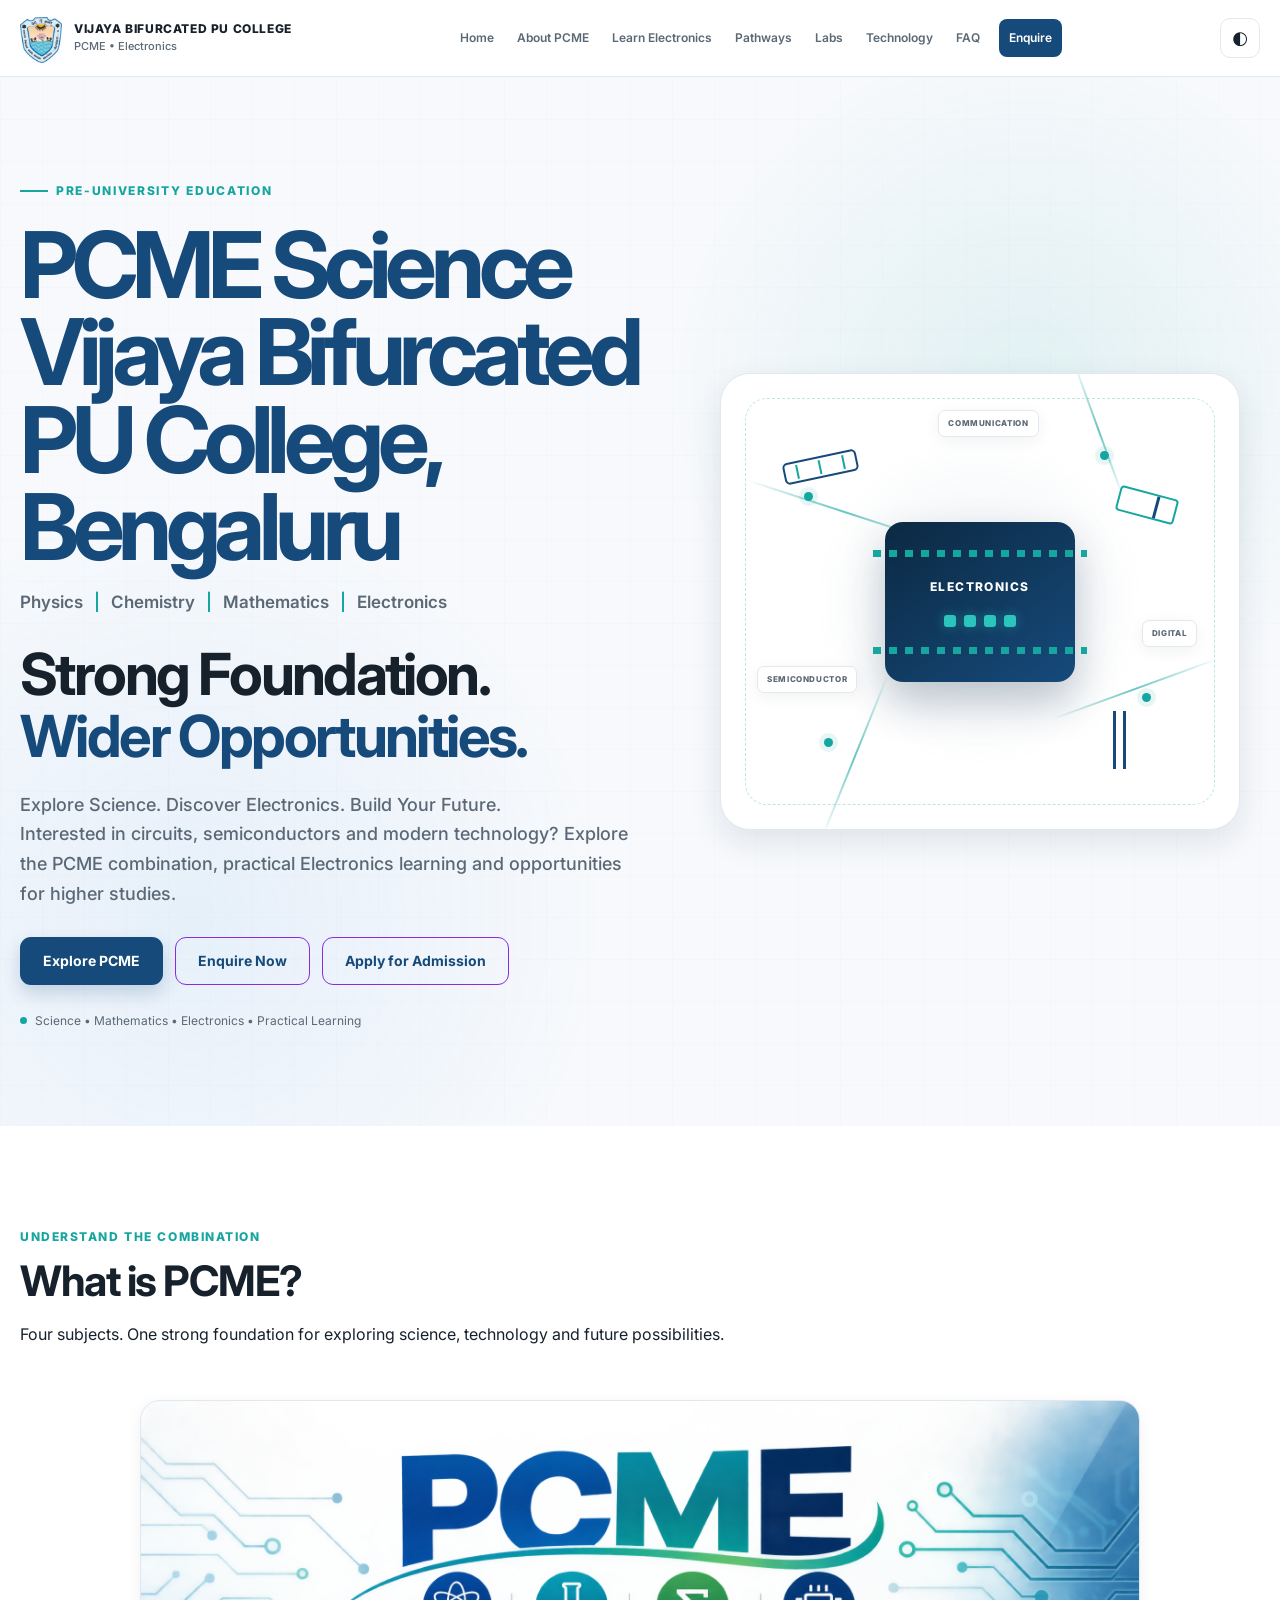
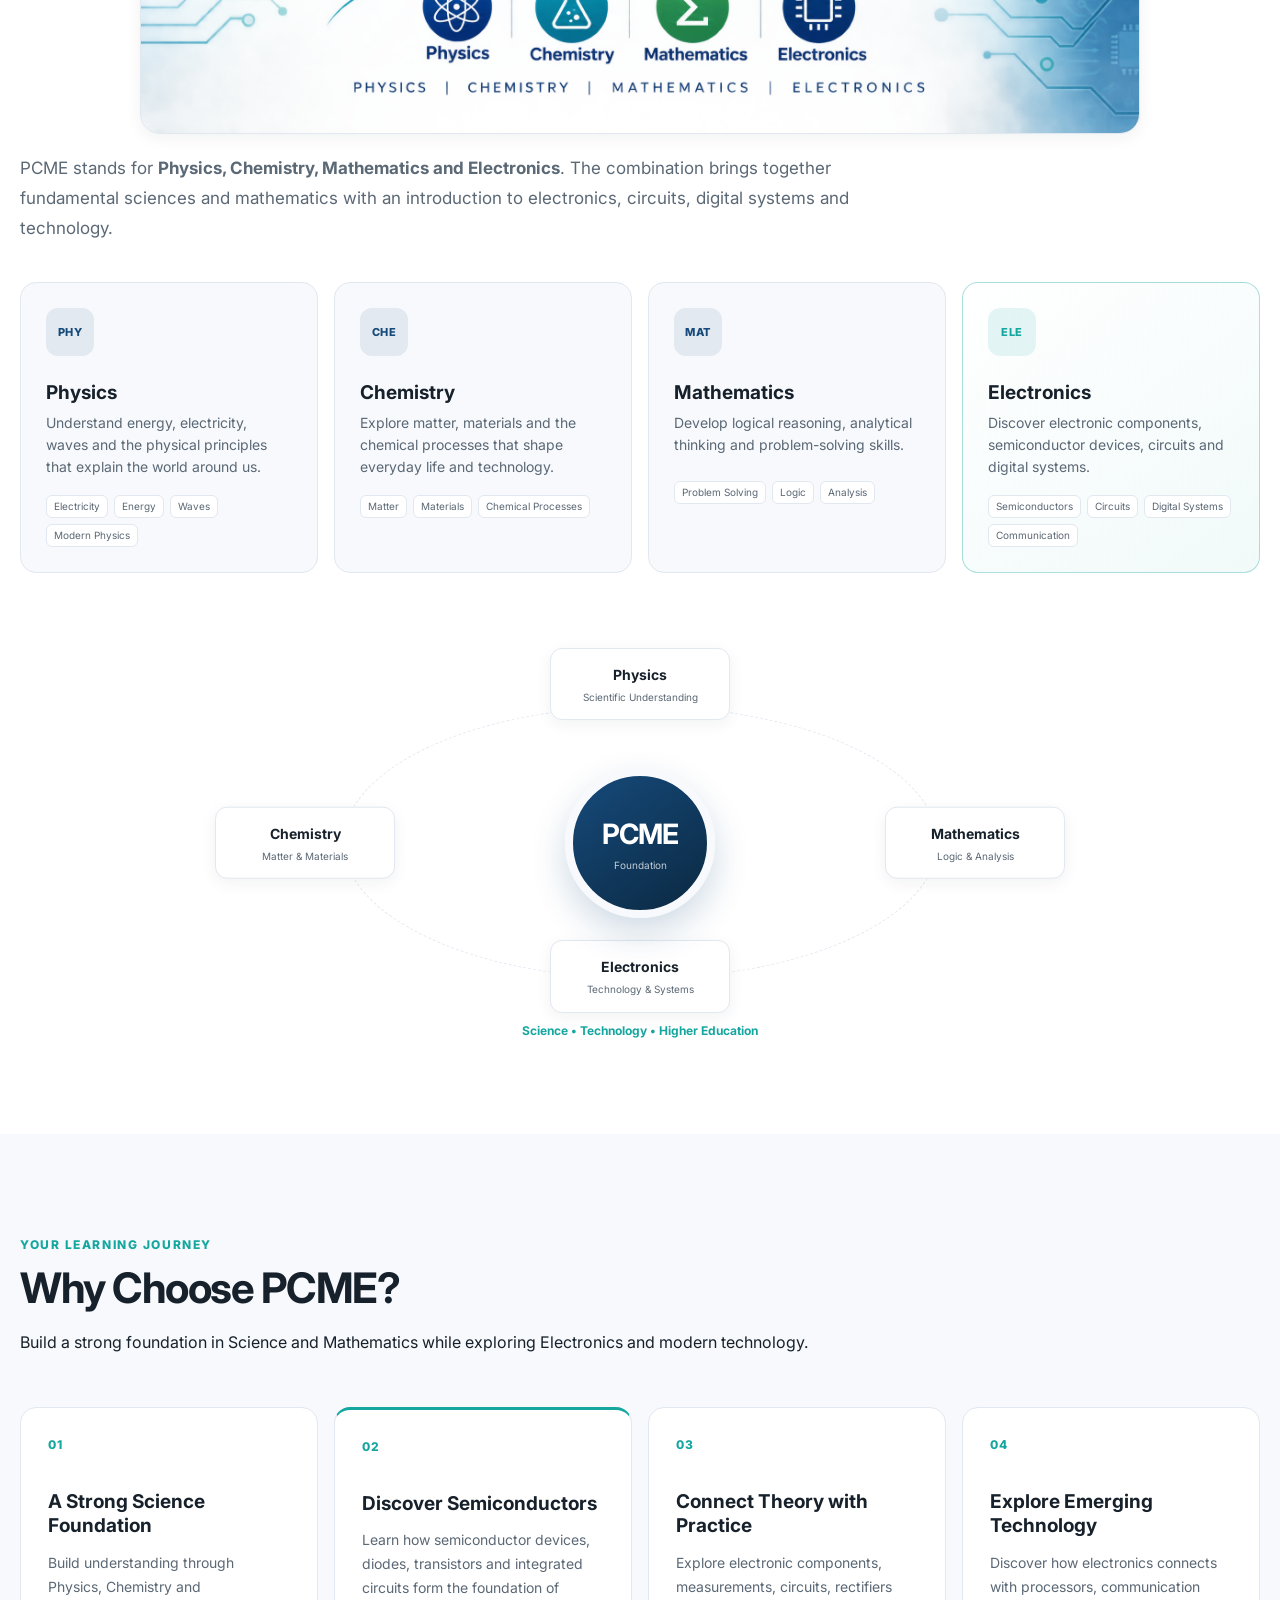
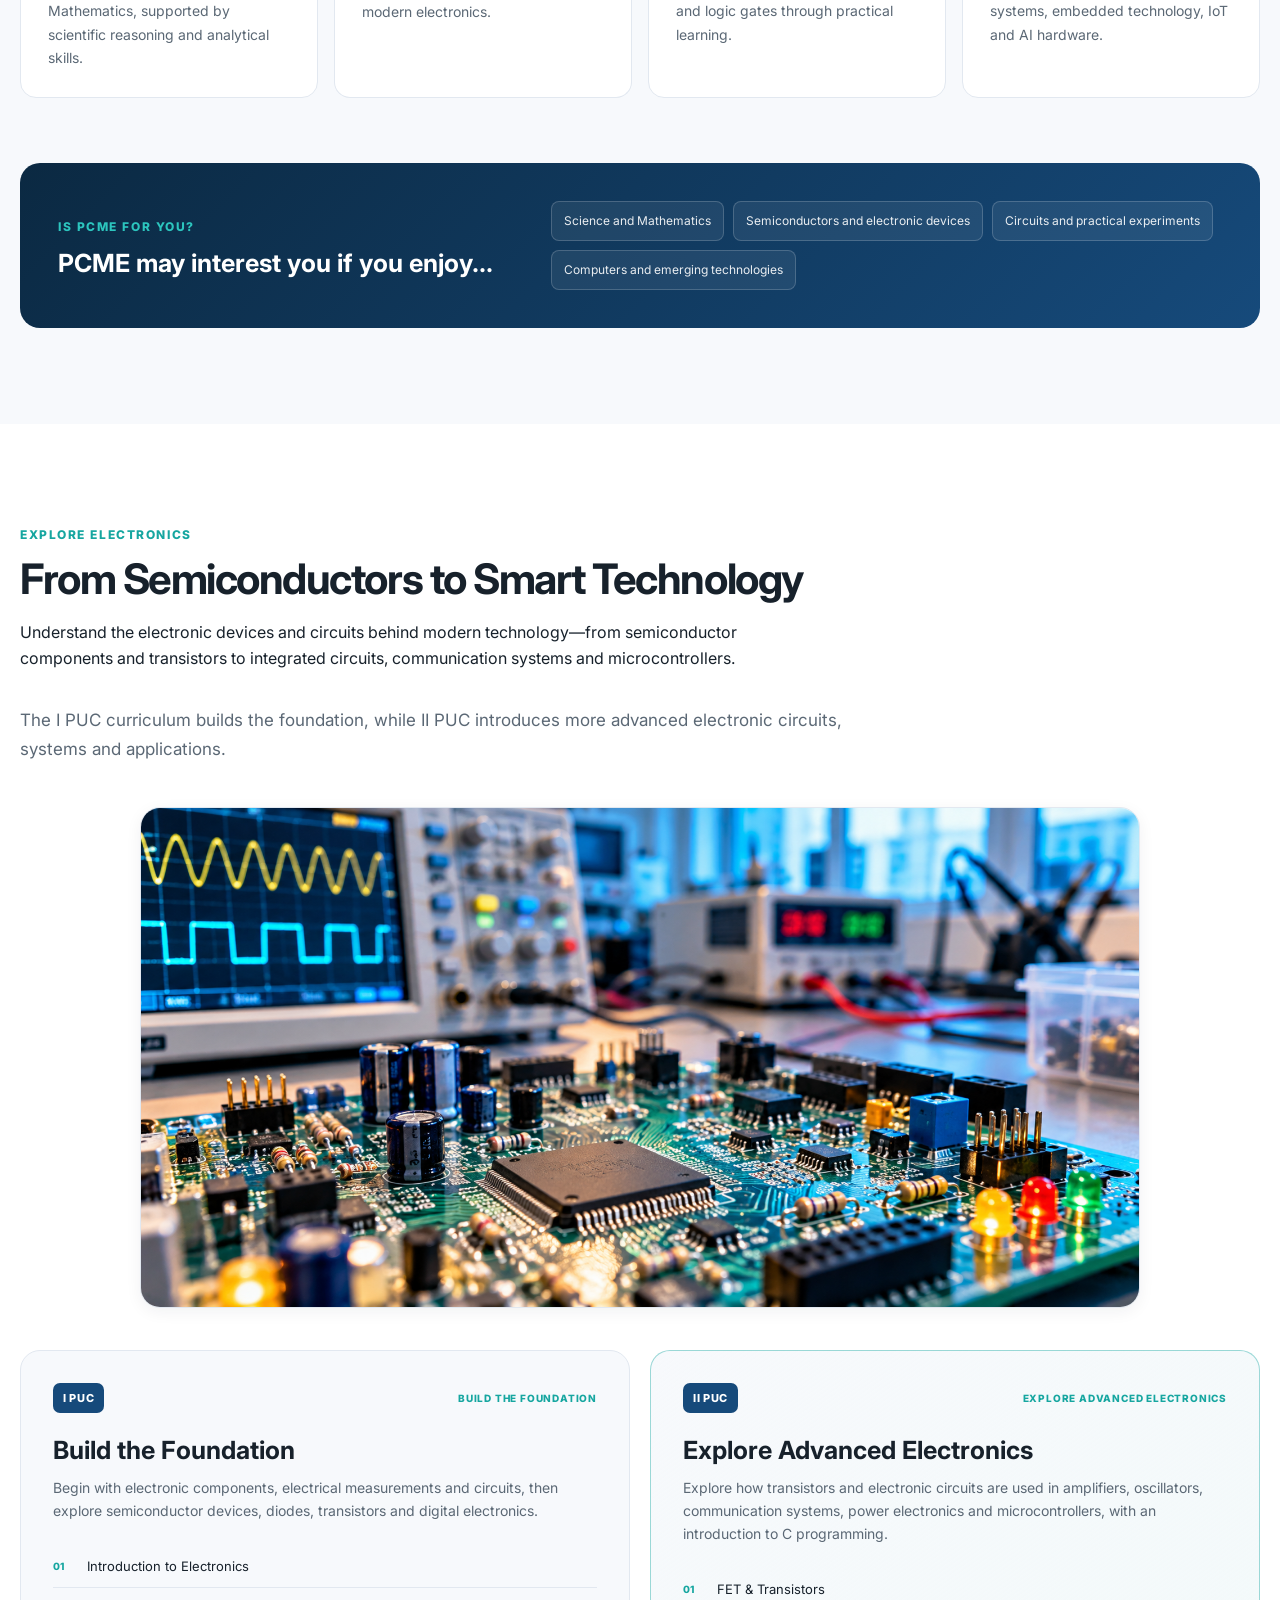
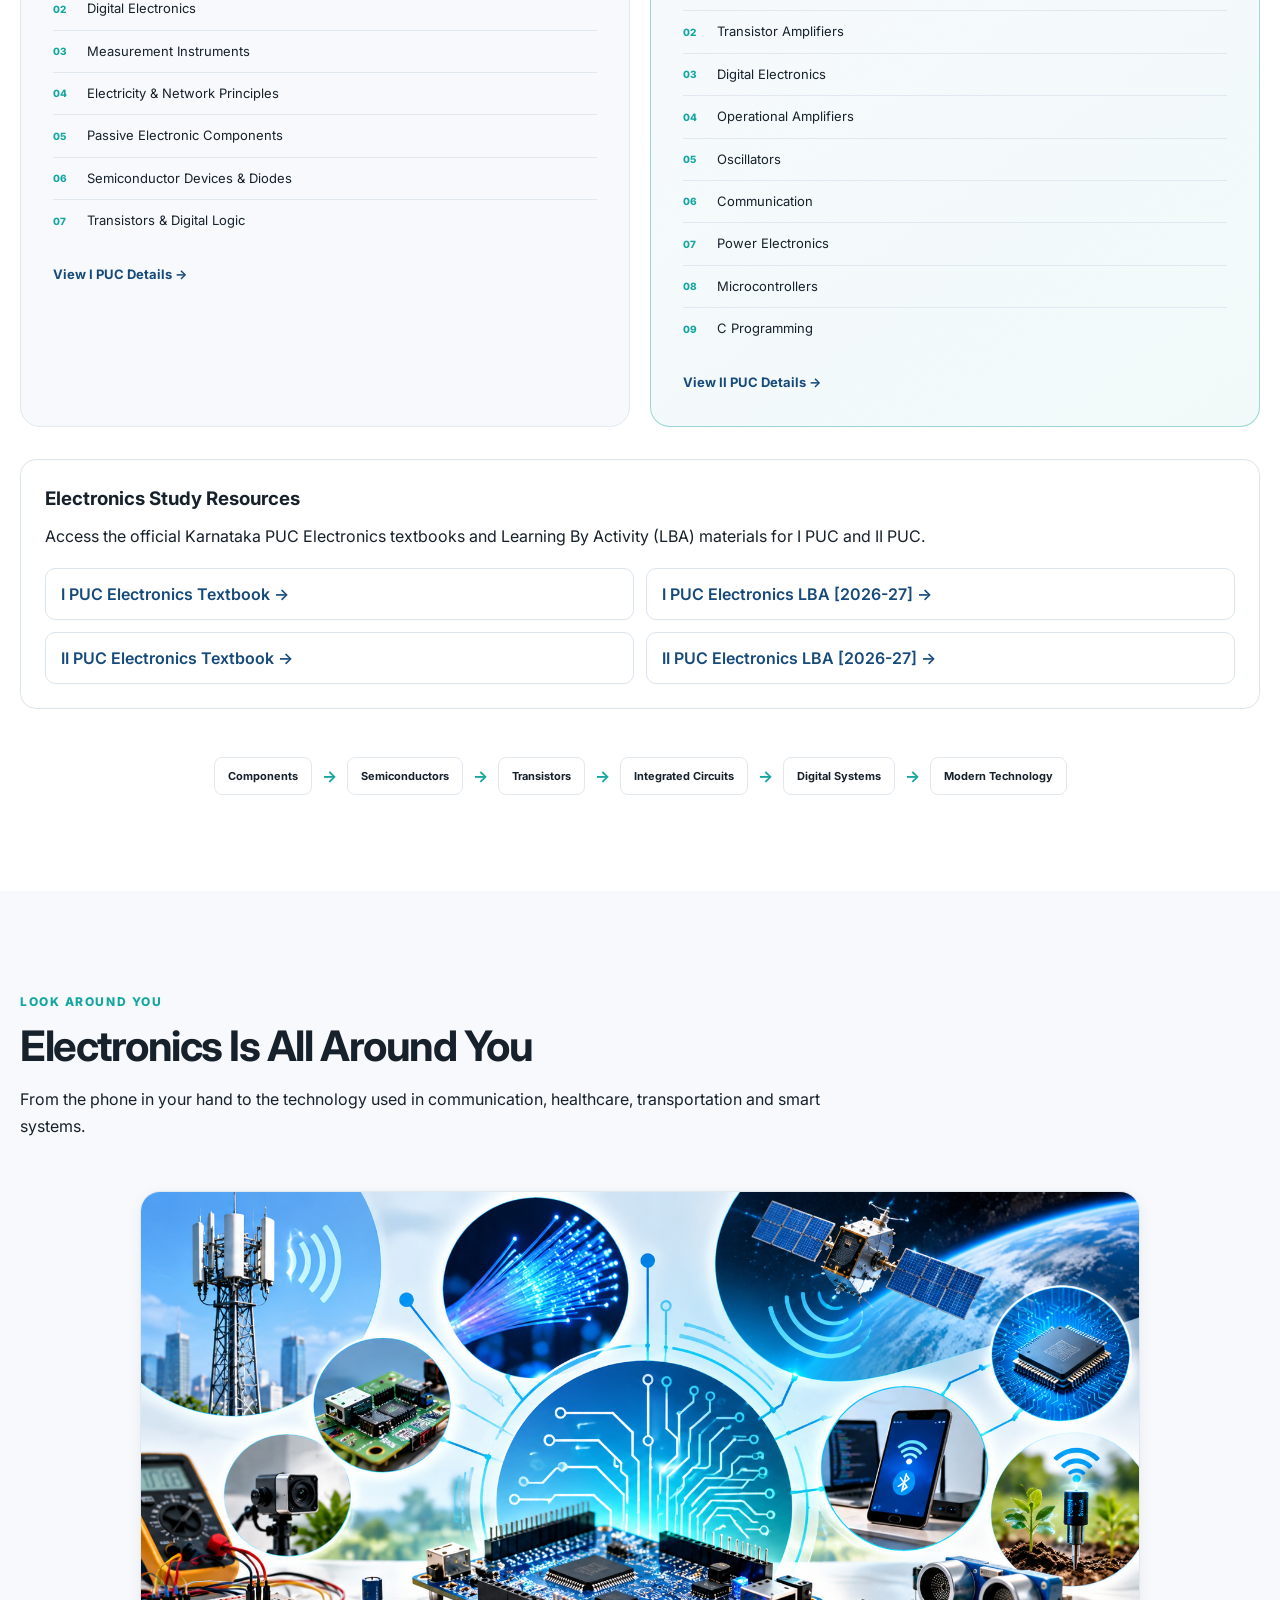
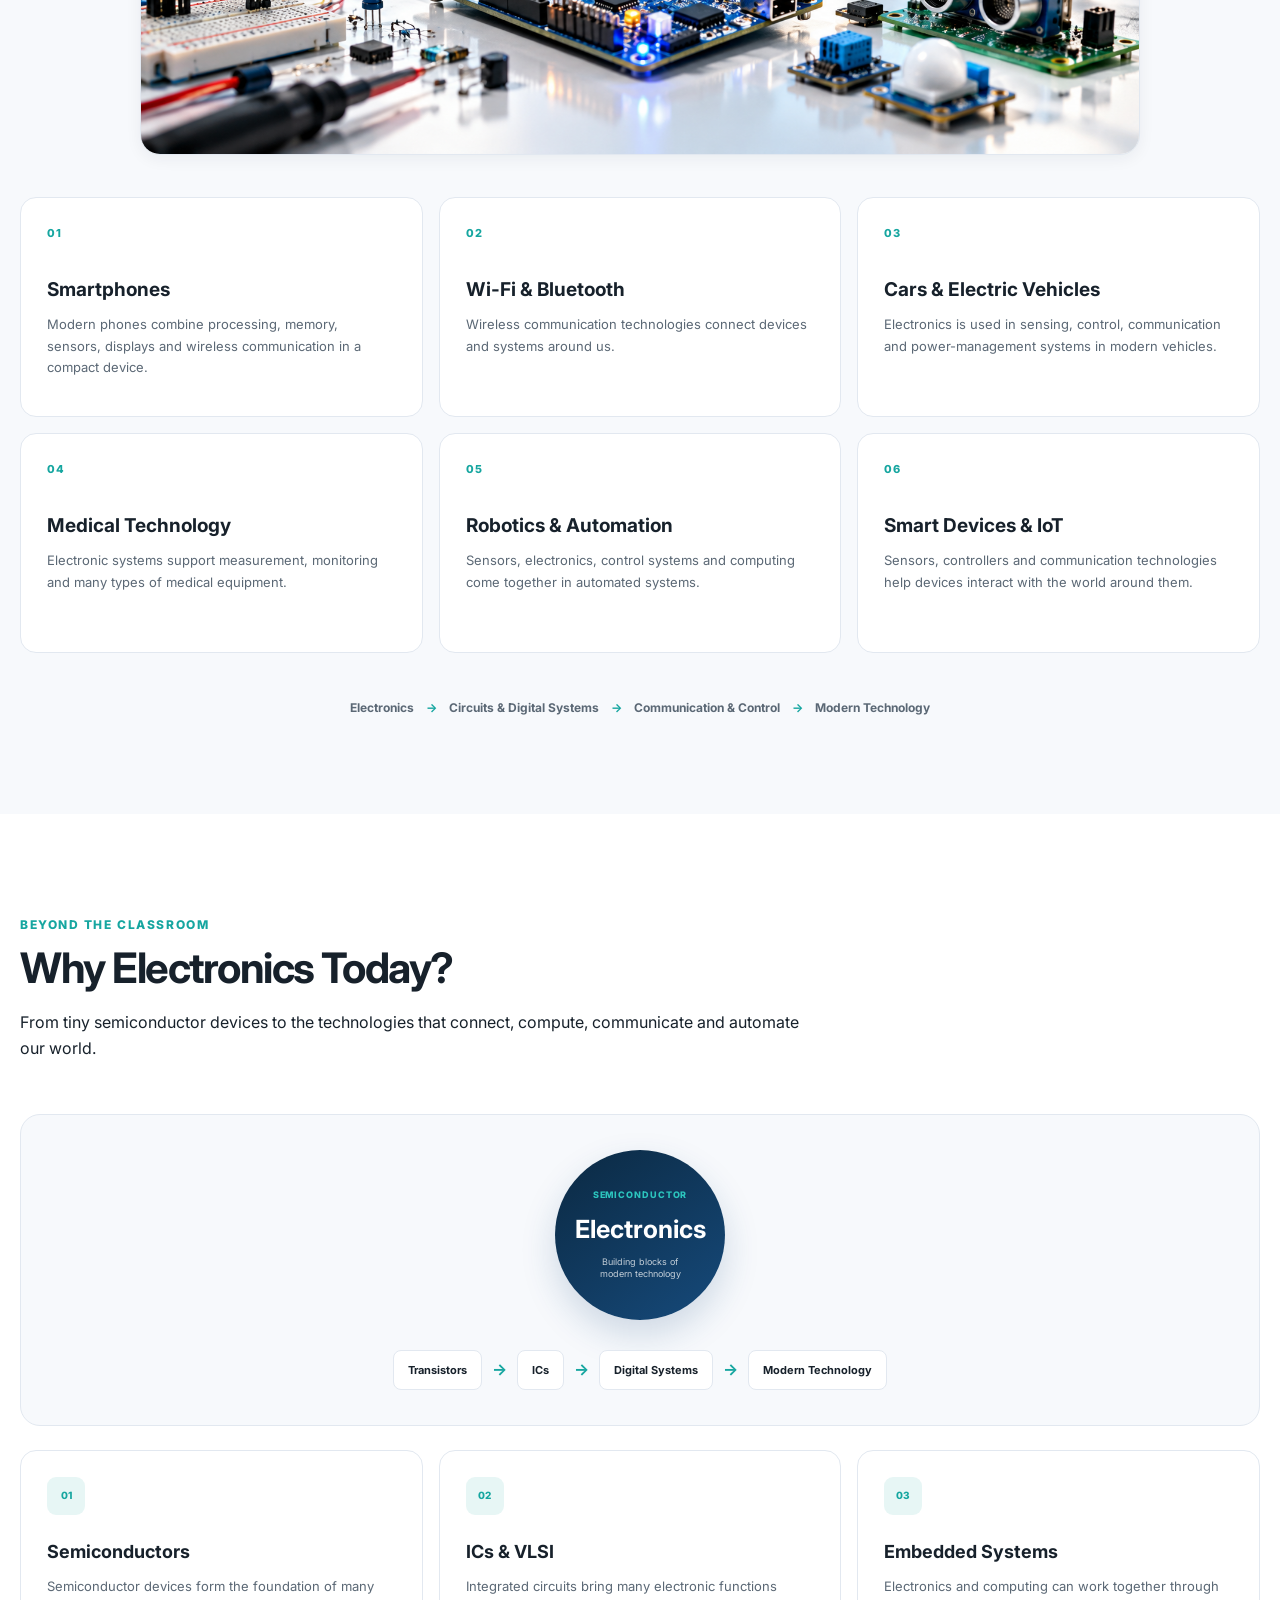
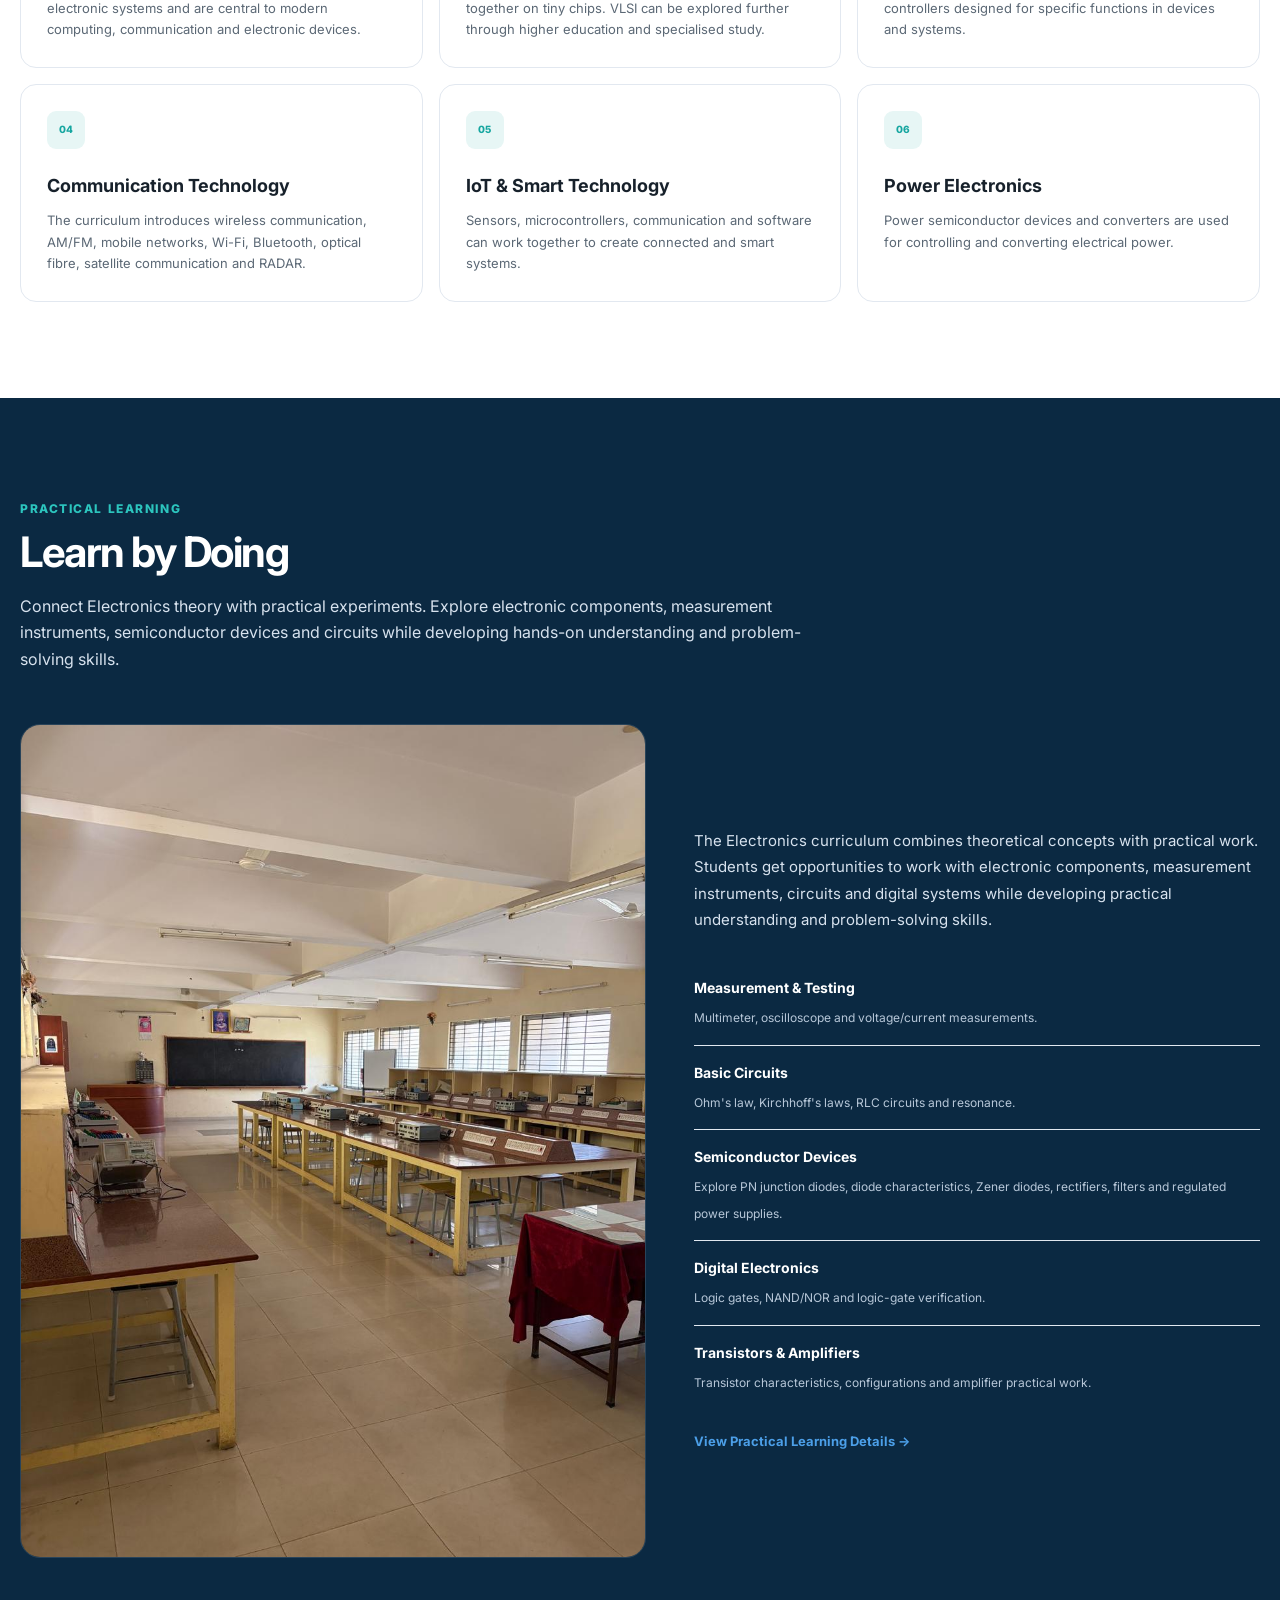
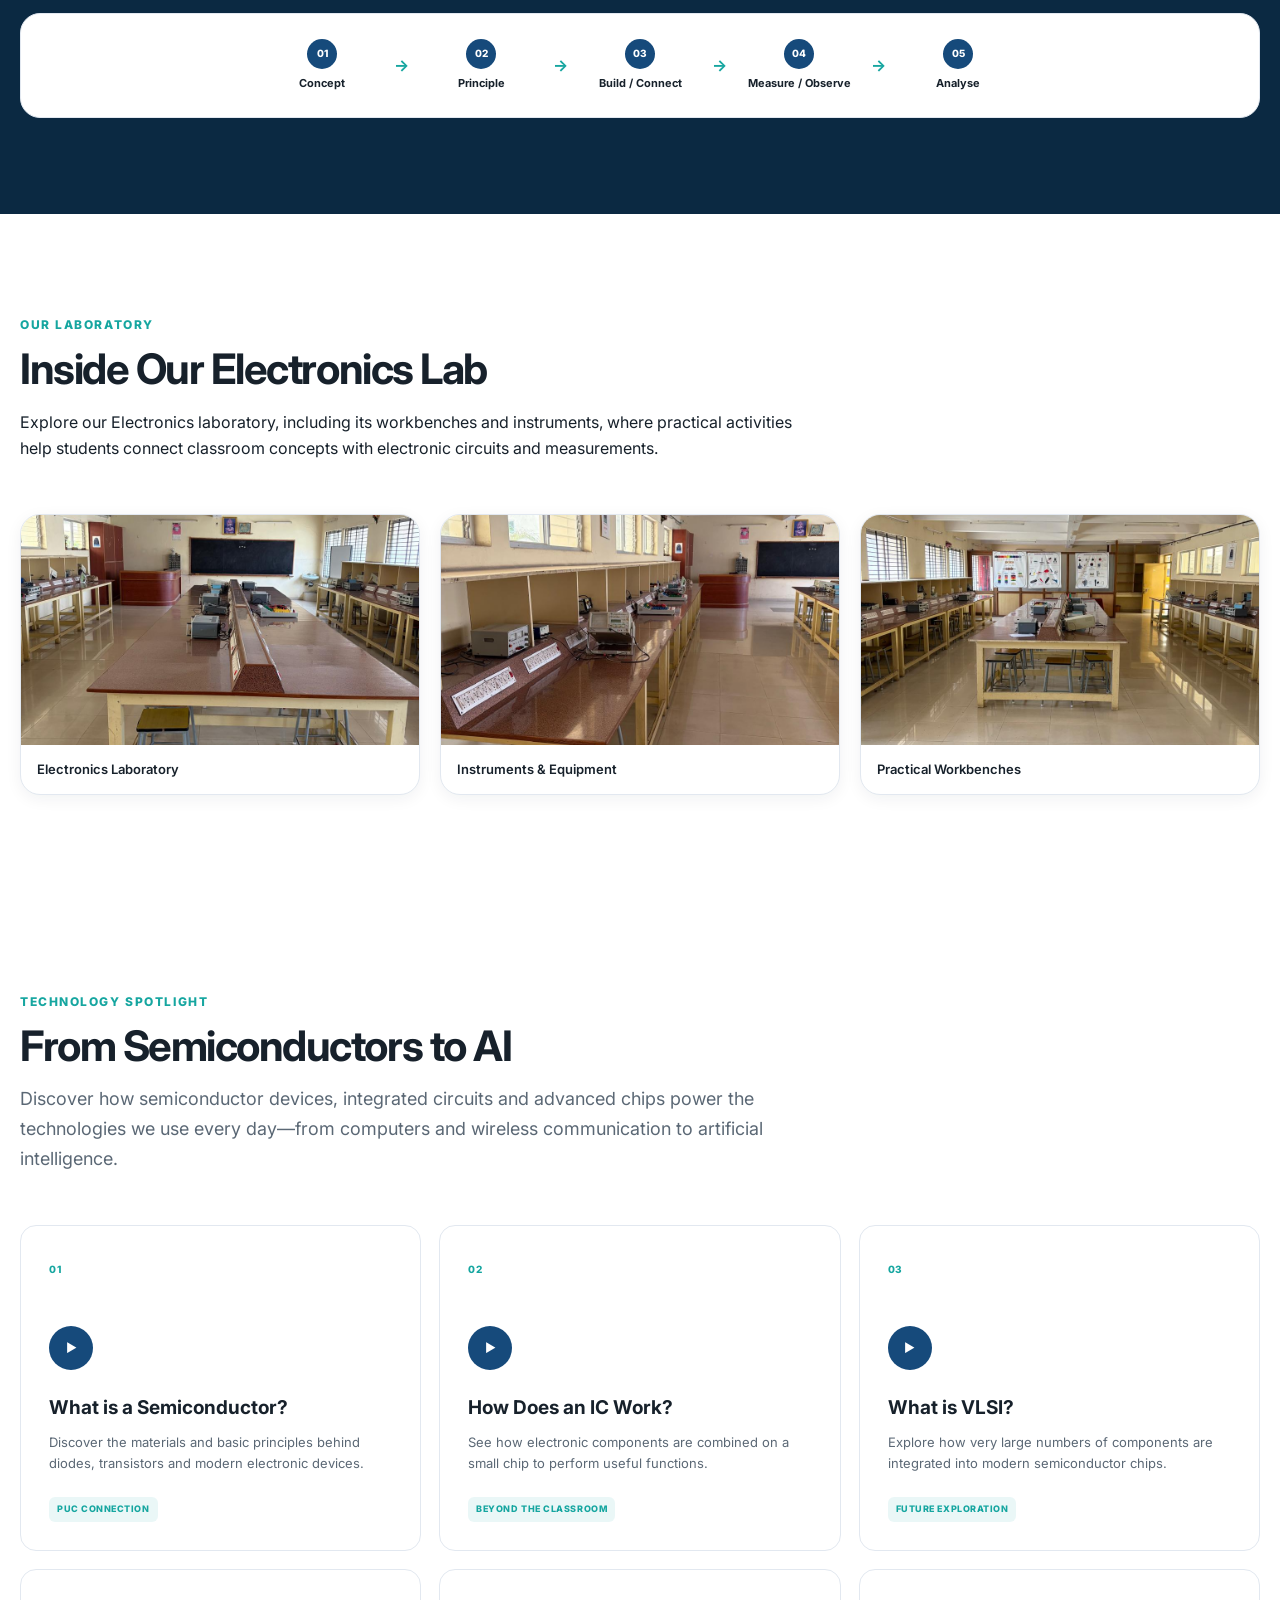
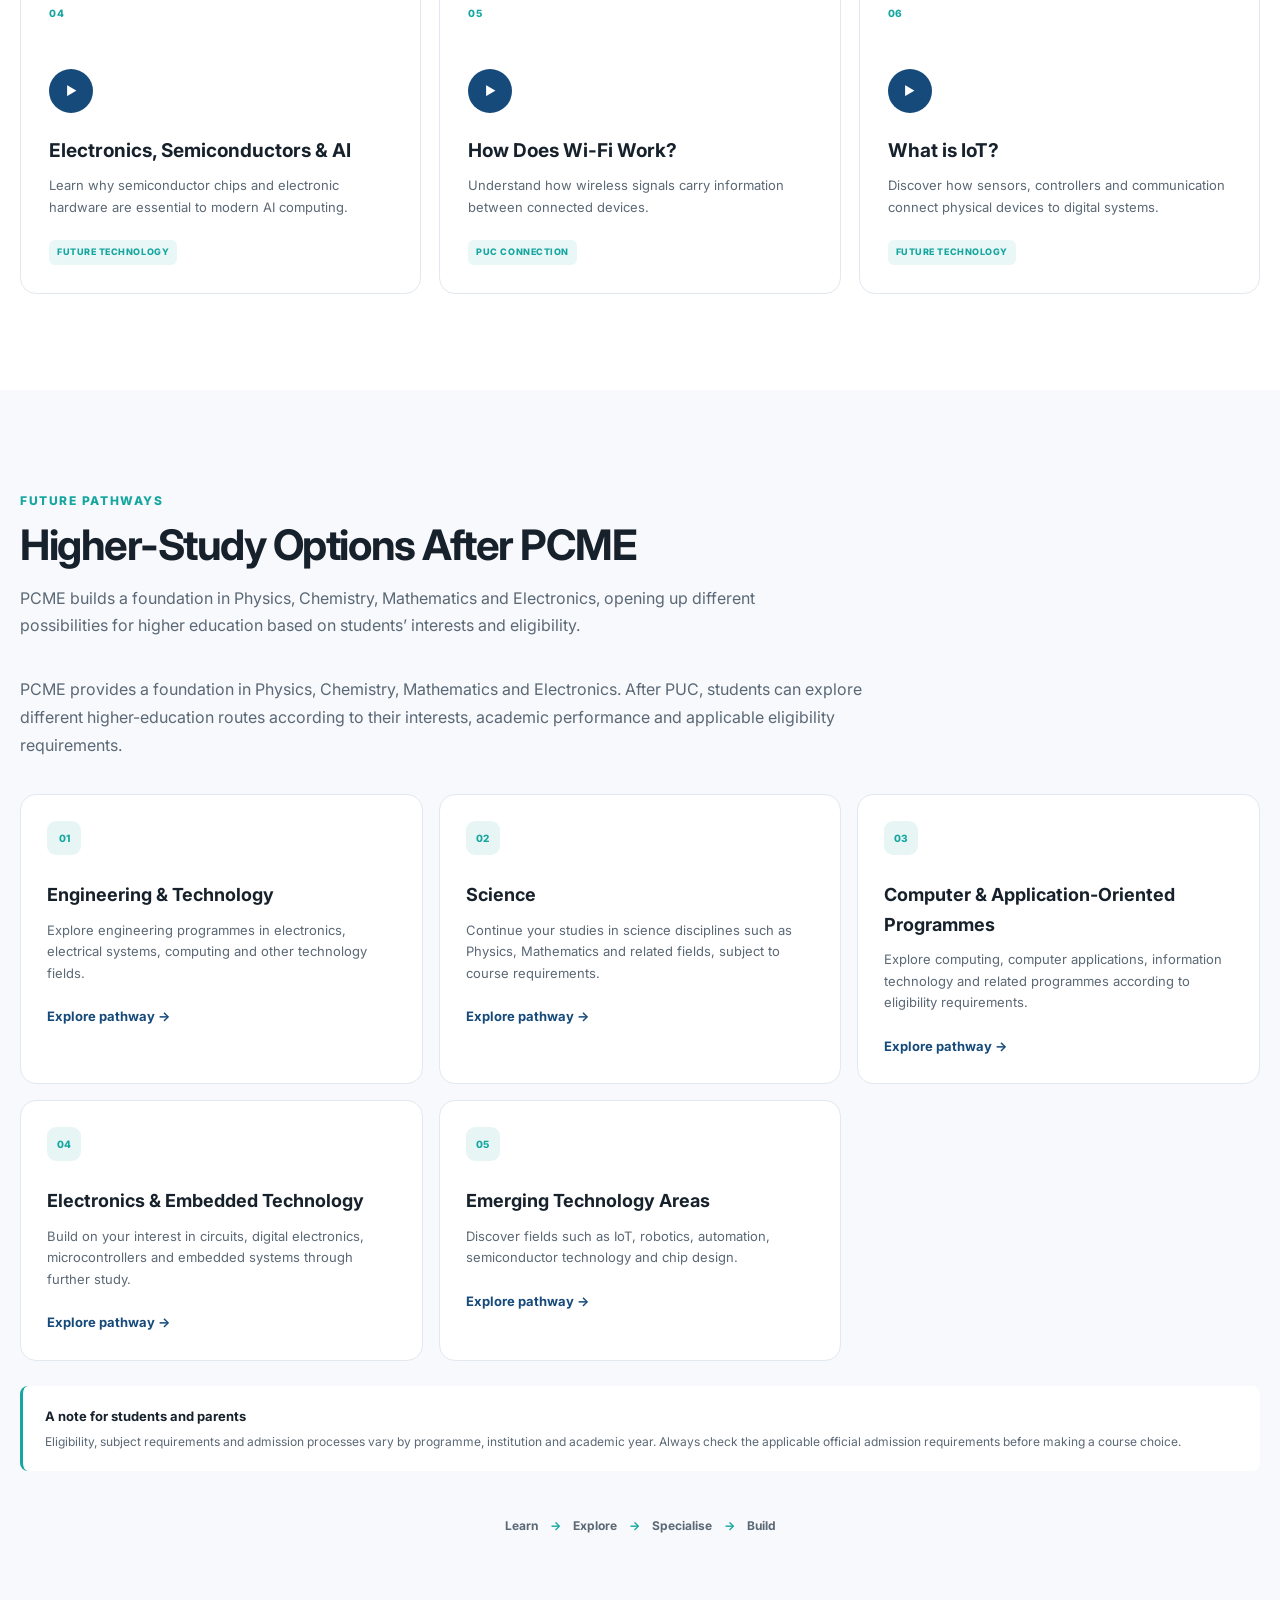
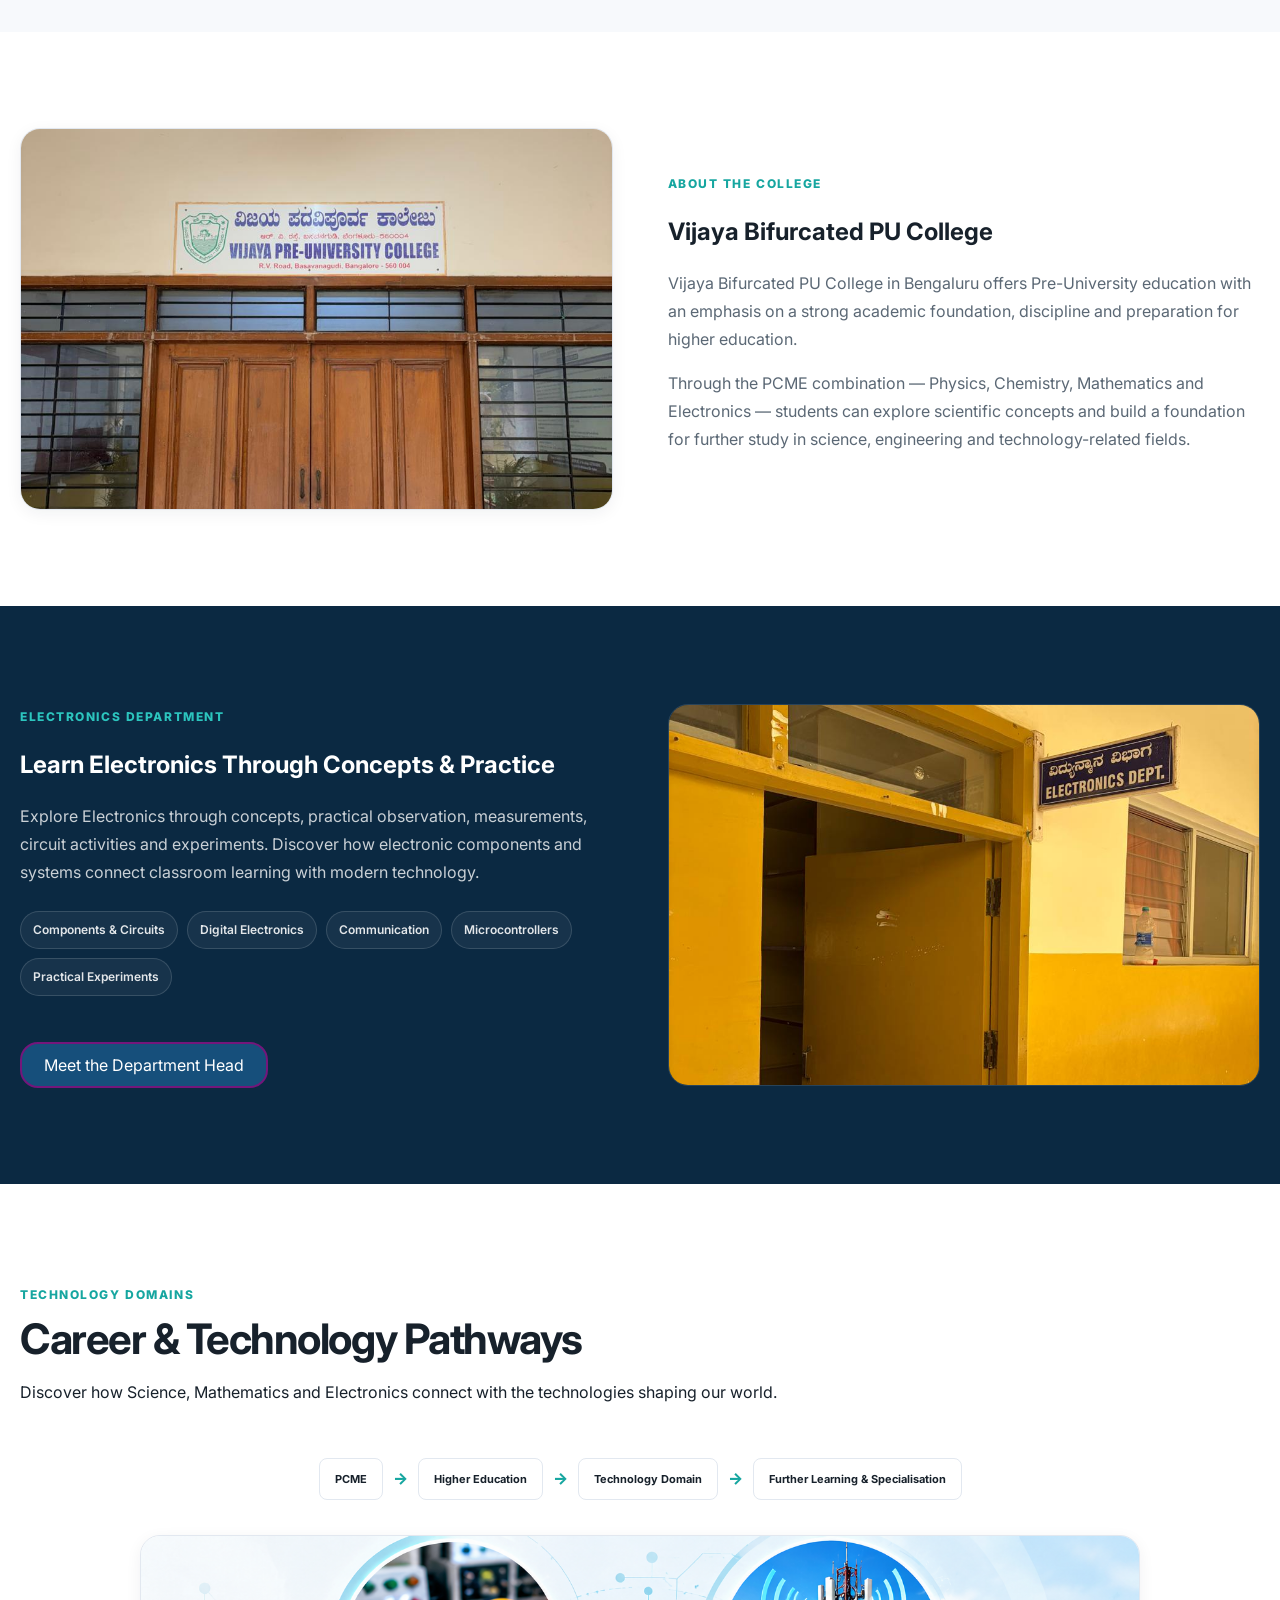
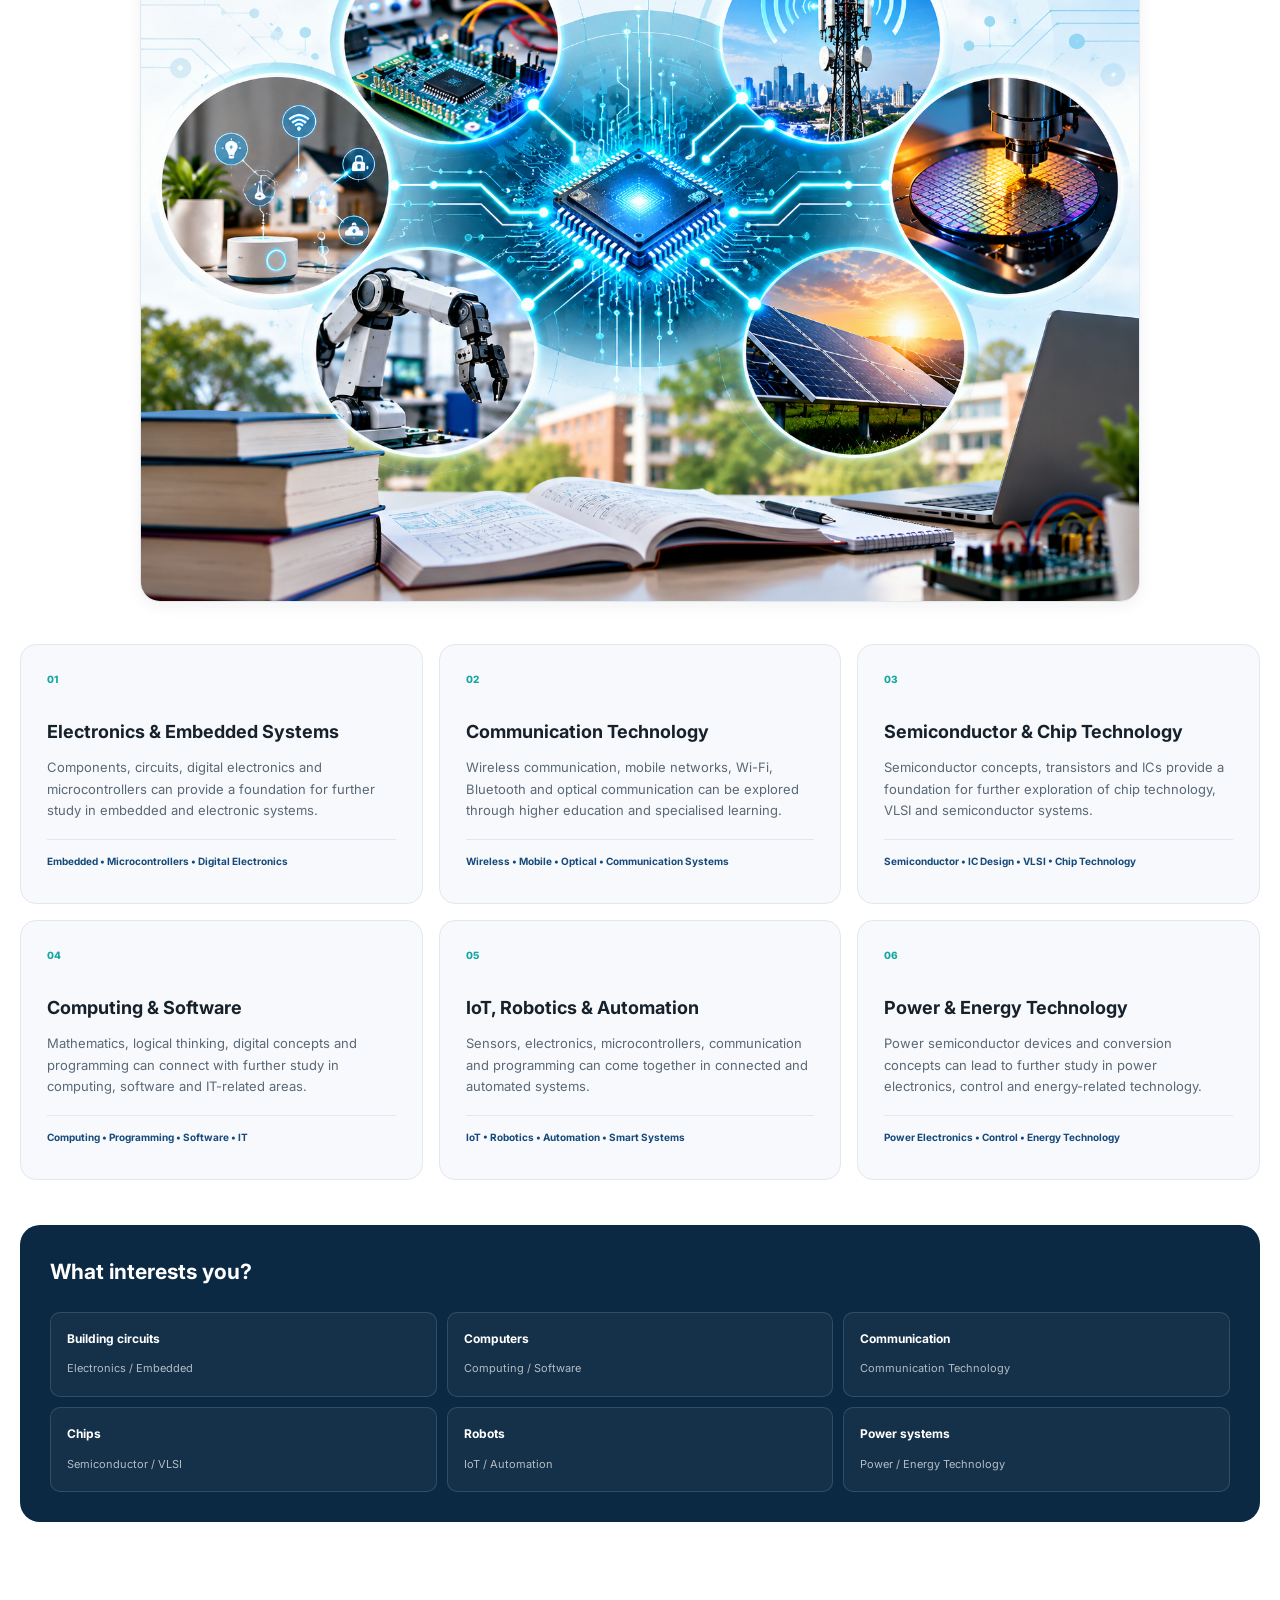
<file: index.html>
<!DOCTYPE html>
<html lang="en">
<head>
<meta charset="UTF-8">

<meta name="viewport"
      content="width=device-width, initial-scale=1.0">
<link rel="icon" type="image/x-icon" href="favicon.ico">
<link rel="icon" type="image/png" sizes="16x16" href="favicon-16x16.png">
<link rel="icon" type="image/png" sizes="32x32" href="favicon-32x32.png">

<title>PCME Science | PUC Electronics | Vijaya Bifurcated PU College, Bengaluru</title>

<meta name="description"
      content="Explore PCME Science at Vijaya Bifurcated PU College, Bengaluru. Learn about the Physics, Chemistry, Mathematics and Electronics combination, PUC Electronics syllabus, practical learning and higher-study options.">

<meta name="keywords"
      content="PCME, PCME Science, PUC Science, PUC Electronics, Electronics in PUC, PCME combination, PCME Bangalore, PCME Bengaluru, PUC Science Bangalore, PUC Science Bengaluru, Electronics PU College Bangalore, Electronics PU College Bengaluru, Vijaya Bifurcated PU College, Electronics subject, Science combination, Electronics higher studies">

<meta name="author"
      content="Vijaya Bifurcated PU College">

<meta name="robots"
      content="index, follow, max-image-preview:large, max-snippet:-1, max-video-preview:-1">

<meta name="googlebot"
      content="index, follow, max-image-preview:large, max-snippet:-1, max-video-preview:-1">

<meta name="theme-color"
      content="#164A7B">

<link rel="canonical"
      href="https://electronics-vbpu.web.app/">
    <!-- Open Graph / Social Sharing -->

<meta property="og:type"
      content="website">

<meta property="og:title"
      content="PCME Science | PUC Electronics | Vijaya Bifurcated PU College">

<meta property="og:description"
      content="Explore PCME Science, Electronics, practical learning, higher-study pathways and technology careers at Vijaya Bifurcated PU College, Bengaluru.">

<meta property="og:url"
      content="https://electronics-vbpu.web.app/">

<meta property="og:site_name"
      content="Vijaya Bifurcated PU College – PCME Electronics">

<meta property="og:image"
      content="https://electronics-vbpu.web.app/assets/images/pcme-identity-banner.png">

<meta property="og:image:alt"
      content="PCME – Physics, Chemistry, Mathematics and Electronics">

<!-- X / Twitter -->

<meta name="twitter:card"
      content="summary_large_image">

<meta name="twitter:title"
      content="PCME Science | PUC Electronics | Vijaya Bifurcated PU College">

<meta name="twitter:description"
      content="Explore PCME Science, Electronics, practical learning and technology pathways at Vijaya Bifurcated PU College, Bengaluru.">

<meta name="twitter:image"
      content="https://electronics-vbpu.web.app/assets/images/pcme-identity-banner.png">
<link rel="preconnect" href="https://fonts.googleapis.com">
<link rel="preconnect" href="https://fonts.gstatic.com" crossorigin>
<link href="https://fonts.googleapis.com/css2?family=Inter:wght@400;500;600;700;800&display=swap" rel="stylesheet">
<link rel="stylesheet" href="css/style.css">
<!-- Structured Data -->

<script type="application/ld+json">
{
  "@context": "https://schema.org",
  "@type": "EducationalOrganization",
  "name": "Vijaya Bifurcated PU College",
  "description": "PCME Science and Electronics education at Vijaya Bifurcated PU College, Bengaluru.",
  "url": "https://electronics-vbpu.web.app/",
  "logo": "https://electronics-vbpu.web.app/assets/images/vbpu-emblem.png",
  "sameAs": [
    "https://vijayapurv.org.in/"
  ]
}
</script>

<script type="application/ld+json">
{
  "@context": "https://schema.org",
  "@type": "WebSite",
  "name": "Vijaya Bifurcated PU College – PCME Electronics",
  "url": "https://electronics-vbpu.web.app/",
  "description": "PCME Science, PUC Electronics, practical learning, higher-study pathways and technology careers."
}
</script>
</head>
<body>
<header class="site-header" id="site-header">
<div class="container header-inner">
<a aria-label="Vijaya Bifurcated PU College home" class="brand" href="https://vijayapurv.org.in/" target="_blank" rel="noopener noreferrer" aria-label="Visit the official Vijaya Bifurcated PU College website">
<div class="brand-mark">
                 <img src="assets/images/vbpu-emblem.png"
         alt="Vijaya Bifurcated PU College emblem">
                </div>
<div class="brand-text">
<span class="brand-title">
                        VIJAYA BIFURCATED PU COLLEGE
                    </span>
<span class="brand-subtitle">
                        PCME • Electronics
                    </span>
</div>
</a>
<!-- Desktop Navigation -->
<nav aria-label="Main navigation" class="desktop-nav">
<a href="#home">Home</a>
<a href="#about-pcme">About PCME</a>
<a href="#learn-electronics">Learn Electronics</a>
<a href="#pathways">Pathways</a>
<a href="#lab">Labs</a>
<a href="#technology">Technology</a>
<a href="#faq">FAQ</a>
<a class="nav-enquire" href="#enquire">
                    Enquire
                </a>
</nav>
<!-- Header Actions -->
<div class="header-actions">
<button aria-label="Change theme" class="theme-toggle" id="theme-toggle" title="Change theme" type="button">
<span id="theme-icon">◐</span>
</button>
<button aria-expanded="false" aria-label="Open navigation menu" class="menu-toggle" id="menu-toggle" type="button">
<span></span>
<span></span>
<span></span>
</button>
</div>
</div>
<!-- Mobile Navigation -->
<nav aria-label="Mobile navigation" class="mobile-nav" id="mobile-nav">
<a href="#home">Home</a>
<a href="#about-pcme">About PCME</a>
<a href="#learn-electronics">Learn Electronics</a>
<a href="#pathways">Pathways</a>
<a href="#lab">Labs</a>
<a href="#technology">Technology</a>
<a href="#faq">FAQ</a>
<a class="mobile-enquire" href="#enquire">
                Enquire Now
            </a>
</nav>
</header>
<main>
<section class="hero section" id="home">
<div class="container hero-grid">
<div class="hero-content">
<div class="eyebrow">
                        PRE-UNIVERSITY EDUCATION
                    </div>
<h1>
                         PCME Science  Vijaya Bifurcated PU College, Bengaluru
                    </h1>
<p class="hero-subjects">
                        Physics <span>|</span>
                        Chemistry <span>|</span>
                        Mathematics <span>|</span>
                        Electronics
                    </p>
<h2>
                        Strong Foundation.
                        <span>Wider Opportunities.</span>
</h2>
<p class="hero-description">
                        Explore Science. Discover Electronics. Build Your Future.<br/>
Interested in circuits, semiconductors and modern technology? Explore the PCME combination,
practical Electronics learning and opportunities for higher studies.
                    </p>
<div class="hero-buttons">
<a class="btn btn-primary" href="#about-pcme">
                            Explore PCME
                        </a>
<a class="btn btn-secondary" href="#enquire">
                            Enquire Now
                        </a>
<a class="btn btn-secondary" href="https://vijayapurv.org.in/adm2.html"  target="_blank">
                            Apply for Admission
                        </a>
</div>
<div class="hero-note">
<span class="hero-note-dot"></span>
                        Science • Mathematics • Electronics • Practical Learning
                    </div>
</div>
<!-- Electronics Visual -->
<div aria-hidden="true" class="hero-visual">
<div class="circuit-board">
<div class="circuit-line line-1"></div>
<div class="circuit-line line-2"></div>
<div class="circuit-line line-3"></div>
<div class="circuit-line line-4"></div>
<div class="node node-1"></div>
<div class="node node-2"></div>
<div class="node node-3"></div>
<div class="node node-4"></div>
<div class="chip">
<div class="chip-label">
                                ELECTRONICS
                            </div>
<div class="chip-core">
<span></span>
<span></span>
<span></span>
<span></span>
</div>
</div>
<div class="component resistor">
<span></span>
<span></span>
<span></span>
</div>
<div class="component capacitor">
<span></span>
<span></span>
</div>
<div class="component diode">
<span></span>
</div>
<div class="floating-label label-semiconductor">
                            SEMICONDUCTOR
                        </div>
<div class="floating-label label-digital">
                            DIGITAL
                        </div>
<div class="floating-label label-communication">
                            COMMUNICATION
                        </div>
</div>
</div>
</div>
</section>

<section class="section section-light" id="about-pcme">
<div class="container">
<div class="section-heading">
<div class="section-kicker">
                        UNDERSTAND THE COMBINATION
                    </div>
<h2>
                        What is PCME?
                    </h2>
<p>
                        Four subjects. One strong foundation for exploring
                        science, technology and future possibilities.
                    </p>
</div>
<div class="pcme-identity-visual">

    <img
        src="assets/images/pcme-identity-banner.png"
        alt="PCME: Physics, Chemistry, Mathematics and Electronics"
        loading="lazy"
    >

</div>
<div class="pcme-intro">
<p>
                        PCME stands for <strong>Physics, Chemistry,
                        Mathematics and Electronics</strong>. The combination
                        brings together fundamental sciences and mathematics
                        with an introduction to electronics, circuits,
                        digital systems and technology.
                    </p>
</div>
<div class="subject-grid">
<!-- Physics -->
<article class="subject-card">
<div class="subject-icon">
                            PHY
                        </div>
<div>
<h3>
                                Physics
                            </h3>
<p>
                                Understand energy, electricity, waves and the physical principles that explain the world around us.
                            </p>
<div class="subject-tags">
<span>Electricity</span>
<span>Energy</span>
<span>Waves</span>
<span>Modern Physics</span>
</div>
</div>
</article>
<!-- Chemistry -->
<article class="subject-card">
<div class="subject-icon">
                            CHE
                        </div>
<div>
<h3>
                                Chemistry
                            </h3>
<p>
                                Explore matter, materials and the chemical processes that shape everyday life and technology.
                            </p>
<div class="subject-tags">
<span>Matter</span>
<span>Materials</span>
<span>Chemical Processes</span>
</div>
</div>
</article>
<!-- Mathematics -->
<article class="subject-card">
<div class="subject-icon">
                            MAT
                        </div>
<div>
<h3>
                                Mathematics
                            </h3>
<p>
                                Develop logical reasoning, analytical thinking and problem-solving skills.
                            </p>
<div class="subject-tags">
<span>Problem Solving</span>
<span>Logic</span>
<span>Analysis</span>
</div>
</div>
</article>
<!-- Electronics -->
<article class="subject-card subject-card-featured">
<div class="subject-icon electronics-icon">
                            ELE
                        </div>
<div>
<h3>
                                Electronics
                            </h3>
<p>
                                Discover electronic components, semiconductor devices, circuits and digital systems.
                            </p>
<div class="subject-tags">
<span>Semiconductors</span>
<span>Circuits</span>
<span>Digital Systems</span>
<span>Communication</span>
</div>
</div>
</article>
</div>
<!-- PCME Journey -->
<div class="pcme-journey">
<div class="journey-center">
<strong>PCME</strong>
<span>Foundation</span>
</div>
<div class="journey-item journey-top">
<strong>Physics</strong>
<span>Scientific Understanding</span>
</div>
<div class="journey-item journey-left">
<strong>Chemistry</strong>
<span>Matter &amp; Materials</span>
</div>
<div class="journey-item journey-right">
<strong>Mathematics</strong>
<span>Logic &amp; Analysis</span>
</div>
<div class="journey-item journey-bottom">
<strong>Electronics</strong>
<span>Technology &amp; Systems</span>
</div>
<div class="journey-result">
                        Science • Technology • Higher Education
                    </div>
</div>
</div>
</section>

<section class="section" id="why-pcme">
<div class="container">
<div class="section-heading">
<div class="section-kicker">
                        YOUR LEARNING JOURNEY
                    </div>
<h2>
                        Why Choose PCME?
                    </h2>
<p>
                        Build a strong foundation in Science and Mathematics
                        while exploring Electronics and modern technology.
                    </p>
</div>
<div class="feature-grid">
<article class="feature-card">
<div class="feature-number">
                            01
                        </div>
<h3>
                            A Strong Science Foundation
                        </h3>
<p>
                            Build understanding through Physics, Chemistry and Mathematics, 
                            supported by scientific reasoning and analytical skills.
                        </p>
</article>
<article class="feature-card feature-card-accent">
<div class="feature-number">
                            02
                        </div>
<h3>
                            Discover Semiconductors
                        </h3>
<p>
                            Learn how semiconductor devices, diodes, 
                            transistors and integrated circuits form the foundation of modern electronics.
                        </p>
</article>
<article class="feature-card">
<div class="feature-number">
                            03
                        </div>
<h3>
                            Connect Theory with Practice
                        </h3>
<p>
                            Explore electronic components, 
                            measurements, circuits, rectifiers and logic gates through practical learning.
                        </p>
</article>
<article class="feature-card">
<div class="feature-number">
                            04
                        </div>
<h3>
                            Explore Emerging Technology
                        </h3>
<p>
                            Discover how electronics connects with processors, 
                            communication systems, embedded technology, IoT and AI hardware.
                        </p>
</article>
</div>
<!-- Student Fit -->
<div class="student-fit">
<div class="student-fit-content">
<div class="section-kicker">
                            IS PCME FOR YOU?
                        </div>
<h3>
                            PCME may interest you if you enjoy...
                        </h3>
</div>
<div class="interest-list">
<span>Science and Mathematics</span>
<span>Semiconductors and electronic devices</span>
<span>Circuits and practical experiments</span>
<span>Computers and emerging technologies</span>
</div>
</div>
</div>
</section>

<section class="section section-light" id="learn-electronics">
<div class="container">
<div class="section-heading">
<div class="section-kicker">
                EXPLORE ELECTRONICS
            </div>
<h2>
                From Semiconductors to Smart Technology
            </h2>
<p>
                Understand the electronic devices and circuits behind modern technology—from semiconductor
                components and transistors to integrated circuits, communication systems and microcontrollers.
            </p>
</div>
<div class="learning-intro">
<p>
                The I PUC curriculum builds the foundation, while II PUC introduces more advanced 
                electronic circuits, systems and applications.
            </p>
</div>
<div class="section-image section-image-wide">

    <img
        src="assets/images/ai-electronics-pcb.png"
        alt="Electronic circuit board and components"
        loading="lazy"
    >

</div>
<div class="pu-level-grid">
<!-- I PUC -->
<article class="pu-level-card">
<div class="pu-level-top">
<span class="pu-badge">
                        I PUC
                    </span>
<span class="pu-label">
                        BUILD THE FOUNDATION
                    </span>
</div>
<h3>
                    Build the Foundation
                </h3>
<p>
                    Begin with electronic components, electrical measurements and circuits, then explore 
                    semiconductor devices, diodes, transistors and digital electronics.
                </p>
<ul class="topic-list">
<li>
<span>01</span>
                        Introduction to Electronics
                    </li>
<li>
<span>02</span>
                        Digital Electronics
                    </li>
<li>
<span>03</span>
                        Measurement Instruments
                    </li>
<li>
<span>04</span>
                        Electricity &amp; Network Principles
                    </li>
<li>
<span>05</span>
                        Passive Electronic Components
                    </li>
<li>
    <span>06</span>
    Semiconductor Devices &amp; Diodes
</li>
<li>
    <span>07</span>
    Transistors &amp; Digital Logic
</li>
</ul>
<button class="text-button modal-trigger" data-modal="ipuc-modal">

                    View I PUC Details →
                    
                </button>
</article>
<!-- II PUC -->
<article class="pu-level-card pu-level-card-featured">
<div class="pu-level-top">
<span class="pu-badge">
                        II PUC
                    </span>
<span class="pu-label">
                        EXPLORE ADVANCED ELECTRONICS
                    </span>
</div>
<h3>
                    Explore Advanced Electronics
                </h3>
<p>
                    Explore how transistors and electronic circuits are used in amplifiers, 
                    oscillators, communication systems, power electronics and microcontrollers, 
                    with an introduction to C programming.
                </p>
<ul class="topic-list">
<li>
<span>01</span>
                        FET &amp; Transistors
                    </li>
<li>
<span>02</span>
                        Transistor Amplifiers
                    </li>
<li>
<span>03</span>
                        Digital Electronics
                    </li>
<li>
<span>04</span>
                        Operational Amplifiers
                    </li>
<li>
<span>05</span>
                        Oscillators
                    </li>
<li>
<span>06</span>
                        Communication
                    </li>
<li>
<span>07</span>
                        Power Electronics
                    </li>
<li>
<span>08</span>
                        Microcontrollers
                    </li>
<li>
<span>09</span>
                        C Programming
                    </li>
</ul>
<button class="text-button modal-trigger" data-modal="iipuc-modal">

                    View II PUC Details →

                </button>
</article>
</div>
<!-- Electronics Study Resources -->
<div class="study-resources">
    <div class="study-resources-heading">
        <h3>Electronics Study Resources</h3>
        <p>
            Access the official Karnataka PUC Electronics textbooks
            and Learning By Activity (LBA) materials for I PUC and II PUC.
        </p>
    </div>

    <div class="study-resources-links">
        <a href="https://pue.karnataka.gov.in/storage/pdf-files/41-I%20PUC%20Electronics%20Textbook.pdf"
           target="_blank"
           rel="noopener noreferrer">
            I PUC Electronics Textbook →
        </a>

        <a href="https://dpue-pragathi.karnataka.gov.in/LBA/LBA/40%20ELECTRONICS%20IPUC.pdf"
           target="_blank"
           rel="noopener noreferrer">
            I PUC Electronics LBA [2026-27] →
        </a>

        <a href="https://pue.karnataka.gov.in/storage/pdf-files/100-2%20PUC%20Electronics%20TB.pdf"
           target="_blank"
           rel="noopener noreferrer">
            II PUC Electronics Textbook →
        </a>

        <a href="https://dpue-pragathi.karnataka.gov.in/LBA/LBA/40%20ELECTTRONICS%20II%20PUC.pdf"
           target="_blank"
           rel="noopener noreferrer">
            II PUC Electronics LBA [2026-27] →
        </a>
    </div>
</div>
<div class="electronics-chain">
    <div class="chain-item">Components</div>
    <span>→</span>
    <div class="chain-item">Semiconductors</div>
    <span>→</span>
    <div class="chain-item">Transistors</div>
    <span>→</span>
    <div class="chain-item">Integrated Circuits</div>
    <span>→</span>
    <div class="chain-item">Digital Systems</div>
    <span>→</span>
    <div class="chain-item">Modern Technology</div>
</div>
</div>
</section>

<section class="section" id="electronics-around-you">
<div class="container">
<div class="section-heading">
<div class="section-kicker">
                LOOK AROUND YOU
            </div>
<h2>
                Electronics Is All Around You
            </h2>
<p>
                From the phone in your hand to the technology used in
                communication, healthcare, transportation and smart systems.
            </p>
</div>
<div class="section-image section-image-wide">

    <img
        src="assets/images/ai-technology-spotlight.png"
        alt="Electronics technologies including communication, IoT, robotics and semiconductor systems"
        loading="lazy"
    >

</div>
<div class="around-grid">
<article class="around-card">
<div class="around-number">
                    01
                </div>
<h3>
                    Smartphones
                </h3>
<p>
                    Modern phones combine processing, memory, sensors,
                    displays and wireless communication in a compact device.
                </p>
</article>
<article class="around-card">
<div class="around-number">
                    02
                </div>
<h3>
                    Wi-Fi &amp; Bluetooth
                </h3>
<p>
                    Wireless communication technologies connect devices
                    and systems around us.
                </p>
</article>
<article class="around-card">
<div class="around-number">
                    03
                </div>
<h3>
                    Cars &amp; Electric Vehicles
                </h3>
<p>
                    Electronics is used in sensing, control, communication
                    and power-management systems in modern vehicles.
                </p>
</article>
<article class="around-card">
<div class="around-number">
                    04
                </div>
<h3>
                    Medical Technology
                </h3>
<p>
                    Electronic systems support measurement, monitoring
                    and many types of medical equipment.
                </p>
</article>
<article class="around-card">
<div class="around-number">
                    05
                </div>
<h3>
                    Robotics &amp; Automation
                </h3>
<p>
                    Sensors, electronics, control systems and computing
                    come together in automated systems.
                </p>
</article>
<article class="around-card">
<div class="around-number">
                    06
                </div>
<h3>
                    Smart Devices &amp; IoT
                </h3>
<p>
                    Sensors, controllers and communication technologies
                    help devices interact with the world around them.
                </p>
</article>
</div>
<div class="around-flow">
<span>Electronics</span>
<b>→</b>
<span>Circuits &amp; Digital Systems</span>
<b>→</b>
<span>Communication &amp; Control</span>
<b>→</b>
<span>Modern Technology</span>
</div>
</div>
</section>

<section class="section section-light" id="why-electronics">
<div class="container">
<div class="section-heading">
<div class="section-kicker">
                BEYOND THE CLASSROOM
            </div>
<h2>
                Why Electronics Today?
            </h2>
<p>
                From tiny semiconductor devices to the technologies that
                connect, compute, communicate and automate our world.
            </p>
</div>
<div class="technology-core">
<div class="technology-core-main">
<span>
                    SEMICONDUCTOR
                </span>
<strong>
                    Electronics
                </strong>
<small>
                    Building blocks of modern technology
                </small>
</div>
<div class="technology-core-flow">
<div>
                    Transistors
                </div>
<span>→</span>
<div>
                    ICs
                </div>
<span>→</span>
<div>
                    Digital Systems
                </div>
<span>→</span>
<div>
                    Modern Technology
                </div>
</div>
</div>
<div class="technology-grid">
<article class="technology-card">
<span class="technology-icon">
                    01
                </span>
<h3>
                    Semiconductors
                </h3>
<p>
                    Semiconductor devices form the foundation of many
                    electronic systems and are central to modern computing,
                    communication and electronic devices.
                </p>
</article>
<article class="technology-card">
<span class="technology-icon">
                    02
                </span>
<h3>
                    ICs &amp; VLSI
                </h3>
<p>
                    Integrated circuits bring many electronic functions
                    together on tiny chips. VLSI can be explored further
                    through higher education and specialised study.
                </p>
</article>
<article class="technology-card">
<span class="technology-icon">
                    03
                </span>
<h3>
                    Embedded Systems
                </h3>
<p>
                    Electronics and computing can work together through
                    controllers designed for specific functions in devices
                    and systems.
                </p>
</article>
<article class="technology-card">
<span class="technology-icon">
                    04
                </span>
<h3>
                    Communication Technology
                </h3>
<p>
                    The curriculum introduces wireless communication,
                    AM/FM, mobile networks, Wi-Fi, Bluetooth, optical fibre,
                    satellite communication and RADAR.
                </p>
</article>
<article class="technology-card">
<span class="technology-icon">
                    05
                </span>
<h3>
                    IoT &amp; Smart Technology
                </h3>
<p>
                    Sensors, microcontrollers, communication and software
                    can work together to create connected and smart systems.
                </p>
</article>
<article class="technology-card">
<span class="technology-icon">
                    06
                </span>
<h3>
                    Power Electronics
                </h3>
<p>
                    Power semiconductor devices and converters are used
                    for controlling and converting electrical power.
                </p>
</article>
</div>
<!-- =========================================
     LEARN BY DOING — LAB
========================================== -->

<!-- =========================================
     STAGE 3 — TECHNOLOGY SPOTLIGHT
========================================== -->

<!-- =========================================
     HIGHER STUDY OPTIONS
========================================== -->

<!-- =========================================
     CAREER & TECHNOLOGY PATHWAYS
========================================== -->

<!-- =========================================
     PCME VS PCMCs
========================================== -->

<!-- =========================================
     TECHNOLOGY SPOTLIGHT MODALS
========================================== -->








<!-- =========================================
     I PUC MODAL
========================================== -->

<!-- =========================================
     II PUC MODAL
========================================== -->

<!-- =========================================
     PRACTICAL MODAL
========================================== -->

</div></section>

<section class="section section-dark" id="lab">
<div class="container">
<div class="section-heading">
<div class="section-kicker">
                PRACTICAL LEARNING
            </div>
<h2>
                Learn by Doing
            </h2>
<p>
                Connect Electronics theory with practical experiments. Explore electronic components, 
                measurement instruments, semiconductor devices and circuits while developing hands-on 
                understanding and problem-solving skills.
            </p>
</div>
<div class="lab-layout">

    <div class="lab-visual">
        <img
            src="assets/images/electronics-lab-wide.jpeg"
            alt="Electronics laboratory at Vijaya Bifurcated PU College"
            loading="lazy"
        >
    </div>
<div class="lab-content">
<p>
                    The Electronics curriculum combines theoretical concepts
                    with practical work. Students get opportunities to work
                    with electronic components, measurement instruments,
                    circuits and digital systems while developing practical
                    understanding and problem-solving skills.
                </p>
<div class="lab-list">
<div class="lab-item">
<strong>
                            Measurement &amp; Testing
                        </strong>
<span>
                            Multimeter, oscilloscope and voltage/current
                            measurements.
                        </span>
</div>
<div class="lab-item">
<strong>
                            Basic Circuits
                        </strong>
<span>
                            Ohm's law, Kirchhoff's laws, RLC circuits
                            and resonance.
                        </span>
</div>
<div class="lab-item">
    <strong>
        Semiconductor Devices
    </strong>
    <span>
        Explore PN junction diodes, diode characteristics,
        Zener diodes, rectifiers, filters and regulated power supplies.
    </span>
</div>
<div class="lab-item">
<strong>
                            Digital Electronics
                        </strong>
<span>
                            Logic gates, NAND/NOR and logic-gate verification.
                        </span>
</div>
<div class="lab-item">
<strong>
                            Transistors &amp; Amplifiers
                        </strong>
<span>
                            Transistor characteristics, configurations
                            and amplifier practical work.
                        </span>
</div>
</div>
<button class="text-button modal-trigger" data-modal="practical-modal">

                    View Practical Learning Details →

                </button>
</div>
</div>
<div class="concept-to-circuit">
<div class="concept-step">
<span>01</span>
<strong>Concept</strong>
</div>
<b>→</b>
<div class="concept-step">
<span>02</span>
<strong>Principle</strong>
</div>
<b>→</b>
<div class="concept-step">
<span>03</span>
<strong>Build / Connect</strong>
</div>
<b>→</b>
<div class="concept-step">
<span>04</span>
<strong>Measure / Observe</strong>
</div>
<b>→</b>
<div class="concept-step">
<span>05</span>
<strong>Analyse</strong>
</div>
</div>
</div>
</section>

<!-- =========================================
     ELECTRONICS LAB GALLERY
========================================== -->

<section class="section section-light" id="lab-gallery">

    <div class="container">

        <div class="section-heading">

            <div class="section-kicker">
                OUR LABORATORY
            </div>

            <h2>
                Inside Our Electronics Lab
            </h2>

            <p>
                Explore our Electronics laboratory, including its workbenches and instruments, 
                where practical activities help students connect classroom concepts with electronic 
                circuits and measurements.
            </p>

        </div>


        <div class="lab-gallery-grid">

            <figure class="lab-gallery-item">

                <img
                    src="assets/images/electronics-lab-central.jpeg"
                    alt="Central view of the Electronics laboratory"
                    loading="lazy"
                >

                <figcaption>
                    Electronics Laboratory
                </figcaption>

            </figure>


            <figure class="lab-gallery-item">

                <img
                    src="assets/images/electronics-lab-equipment.jpeg"
                    alt="Electronic instruments and equipment in the laboratory"
                    loading="lazy"
                >

                <figcaption>
                    Instruments &amp; Equipment
                </figcaption>

            </figure>


            <figure class="lab-gallery-item">

                <img
                    src="assets/images/electronics-lab-workbench.jpeg"
                    alt="Electronics laboratory workbenches"
                    loading="lazy"
                >

                <figcaption>
                    Practical Workbenches
                </figcaption>

            </figure>

        </div>

    </div>

</section>
<section class="section section-light" id="technology">
<div class="container">
<div class="section-heading">
<div class="section-kicker">
                TECHNOLOGY SPOTLIGHT
            </div>
<h2>
                From Semiconductors to AI
            </h2>
<p>
                Discover how semiconductor devices, integrated circuits and advanced chips power the 
                technologies we use every day—from computers and wireless communication to artificial 
                intelligence.
            </p>
</div>
<div class="spotlight-grid">
<article class="spotlight-card modal-trigger" data-modal="semiconductor-modal">
<span class="spotlight-number">01</span>
<div class="spotlight-play">
                    ▶
                </div>
<h3>
                    What is a Semiconductor?
                </h3>
<p>
                    Discover the materials and basic principles behind diodes, transistors and modern 
                    electronic devices.
                </p>
<span class="spotlight-tag">
                    PUC CONNECTION
                </span>
</article>
<article class="spotlight-card modal-trigger" data-modal="ic-modal">
<span class="spotlight-number">02</span>
<div class="spotlight-play">
                    ▶
                </div>
<h3>
                    How Does an IC Work?
                </h3>
<p>
                    See how electronic components are combined on a small chip to perform useful functions.
                </p>
<span class="spotlight-tag">
                    BEYOND THE CLASSROOM
                </span>
</article>
<article class="spotlight-card modal-trigger" data-modal="vlsi-modal">
<span class="spotlight-number">03</span>
<div class="spotlight-play">
                    ▶
                </div>
<h3>
                    What is VLSI?
                </h3>
<p>
                    Explore how very large numbers of components are integrated into modern semiconductor chips.
                </p>
<span class="spotlight-tag">
                    FUTURE EXPLORATION
                </span>
</article>
<article class="spotlight-card modal-trigger" data-modal="india-semiconductor-modal">

    <span class="spotlight-number">04</span>

    <div class="spotlight-play">
        ▶
    </div>

    <h3>
        Electronics, Semiconductors &amp; AI
    </h3>

    <p>
        Learn why semiconductor chips and electronic hardware are essential to modern AI computing.
    </p>

    <span class="spotlight-tag">
        FUTURE TECHNOLOGY
    </span>

</article>
<article class="spotlight-card modal-trigger" data-modal="wifi-modal">
<span class="spotlight-number">05</span>
<div class="spotlight-play">
                    ▶
                </div>
<h3>
                    How Does Wi-Fi Work?
                </h3>
<p>
                    Understand how wireless signals carry information between connected devices.
                </p>
<span class="spotlight-tag">
                    PUC CONNECTION
                </span>
</article>
<article class="spotlight-card modal-trigger" data-modal="iot-modal">
<span class="spotlight-number">06</span>
<div class="spotlight-play">
                    ▶
                </div>
<h3>
                    What is IoT?
                </h3>
<p>
                    Discover how sensors, controllers and communication connect physical devices to digital systems.
                </p>
<span class="spotlight-tag">
                    FUTURE TECHNOLOGY
                </span>
</article>

</div>
</div>
</section>

<section class="section" id="pathways">
<div class="container">
<div class="section-heading">
<div class="section-kicker">
                FUTURE PATHWAYS
            </div>
<h2>
                Higher-Study Options After PCME
            </h2>
<p>
                PCME builds a foundation in Physics, Chemistry, Mathematics and Electronics, opening up 
                different possibilities for higher education based on students’ interests and eligibility.
            </p>
</div>
<div class="pathway-intro">
<p>
                PCME provides a foundation in Physics, Chemistry,
                Mathematics and Electronics. After PUC, students can
                explore different higher-education routes according to
                their interests, academic performance and applicable
                eligibility requirements.
            </p>
</div>
<div class="pathway-grid">
<article class="pathway-card modal-trigger" data-modal="engineering-modal">
<span>01</span>
<h3>
                    Engineering &amp; Technology
                </h3>
<p>
                    Explore engineering programmes in electronics, electrical systems, computing and 
                    other technology fields.
                </p>
<button
    type="button"
    class="text-button modal-trigger"
    data-modal="engineering-modal">
    Explore pathway →
</button>
</article>
<article class="pathway-card modal-trigger" data-modal="science-modal">
<span>02</span>
<h3>
                    Science
                </h3>
<p>
                    Continue your studies in science disciplines such as Physics, Mathematics and related 
                    fields, subject to course requirements.
                </p>
<button
    type="button"
    class="text-button modal-trigger"
    data-modal="science-modal">
    Explore pathway →
</button>
</article>
<article class="pathway-card modal-trigger" data-modal="computer-modal">
<span>03</span>
<h3>
                    Computer &amp; Application-Oriented Programmes
                </h3>
<p>
                    Explore computing, computer applications, information technology and related 
                    programmes according to eligibility requirements.
                </p>
<button
    type="button"
    class="text-button modal-trigger"
    data-modal="computer-modal">
    Explore pathway →
</button>
</article>
<article class="pathway-card modal-trigger" data-modal="embedded-modal">
<span>04</span>
<h3>
                    Electronics &amp; Embedded Technology
                </h3>
<p>
                    Build on your interest in circuits, digital electronics, microcontrollers and 
                    embedded systems through further study.
                </p>
<button
    type="button"
    class="text-button modal-trigger"
    data-modal="embedded-modal">
    Explore pathway →
</button>
</article>
<article class="pathway-card modal-trigger" data-modal="emerging-modal">
<span>05</span>
<h3>
                    Emerging Technology Areas
                </h3>
<p>
                    Discover fields such as IoT, robotics, automation, semiconductor technology and chip design.
                </p>
<button
    type="button"
    class="text-button modal-trigger"
    data-modal="emerging-modal">
    Explore pathway →
</button>
</article>
</div>
<div class="eligibility-note">
<strong>
                A note for students and parents
            </strong>
<p>
                Eligibility, subject requirements and admission processes
                vary by programme, institution and academic year. Always
                check the applicable official admission requirements before
                making a course choice.
            </p>
</div>
<div class="pathway-flow">
<span>Learn</span>
<b>→</b>
<span>Explore</span>
<b>→</b>
<span>Specialise</span>
<b>→</b>
<span>Build</span>
</div>
</div>
</section>
<!-- =========================================
     ABOUT THE COLLEGE
========================================== -->

<section class="section section-light" id="about-college">

    <div class="container">

        <div class="college-about-grid">

            <div class="college-about-image">

                <img
                    src="assets/images/college-building.jpeg"
                    alt="Vijaya Bifurcated PU College"
                    loading="lazy"
                >

            </div>

            <div class="college-about-content">

                <div class="section-kicker">
                    ABOUT THE COLLEGE
                </div>

                <h2>
                    Vijaya Bifurcated PU College
                </h2>

                <p>
                    Vijaya Bifurcated PU College in Bengaluru offers
    Pre-University education with an emphasis on a strong
    academic foundation, discipline and preparation for
    higher education.
                </p>

                <p>
                     Through the PCME combination — Physics, Chemistry,
    Mathematics and Electronics — students can explore
    scientific concepts and build a foundation for further
    study in science, engineering and technology-related fields.
                </p>

            </div>

        </div>

    </div>

</section>
<!-- =========================================
     ELECTRONICS DEPARTMENT
========================================== -->

<section class="section section-dark" id="electronics-department">

    <div class="container">

        <div class="department-grid">

            <div class="department-content">

                <div class="section-kicker">
                    ELECTRONICS DEPARTMENT
                </div>

                <h2>
                    Learn Electronics Through Concepts &amp; Practice
                </h2>

                <p>
                    Explore Electronics through concepts, practical
    observation, measurements, circuit activities and
    experiments. Discover how electronic components and
    systems connect classroom learning with modern technology.
                </p>

                <div class="department-points">

                    <span>Components &amp; Circuits</span>
                    <span>Digital Electronics</span>
                    <span>Communication</span>
                    <span>Microcontrollers</span>
                    <span>Practical Experiments</span>

                </div>
<button
    type="button"
    class="department-head-button modal-trigger"
    data-modal="department-modal">

    Meet the Department Head
</button>

            </div>

            <div class="department-image">

                <img
                    src="assets/images/electronics-department.jpeg"
                    alt="Electronics Department at Vijaya Bifurcated PU College"
                    loading="lazy"
                >

            </div>

        </div>

    </div>

</section>
<section class="section section-light" id="career-pathways">
<div class="container">
<div class="section-heading">
<div class="section-kicker">
                TECHNOLOGY DOMAINS
            </div>
<h2>
                Career &amp; Technology Pathways
            </h2>
<p>
                Discover how Science, Mathematics and Electronics connect with the technologies shaping 
                our world.
            </p>
</div>
<div class="career-flow">
<div>PCME</div>
<span>→</span>
<div>Higher Education</div>
<span>→</span>
<div>Technology Domain</div>
<span>→</span>
<div>Further Learning &amp; Specialisation</div>
</div>
<div class="section-image section-image-wide">

    <img
        src="assets/images/ai-electronics-careers.png"
        alt="Electronics technology pathways including embedded systems, communication, semiconductors and computing"
        loading="lazy"
    >

</div>
<div class="career-grid">
<article class="career-card">
<span>01</span>
<h3>
                    Electronics &amp; Embedded Systems
                </h3>
<p>
                    Components, circuits, digital electronics and
                    microcontrollers can provide a foundation for further
                    study in embedded and electronic systems.
                </p>
<small>
                    Embedded • Microcontrollers • Digital Electronics
                </small>
</article>
<article class="career-card">
<span>02</span>
<h3>
                    Communication Technology
                </h3>
<p>
                    Wireless communication, mobile networks, Wi-Fi,
                    Bluetooth and optical communication can be explored
                    through higher education and specialised learning.
                </p>
<small>
                    Wireless • Mobile • Optical • Communication Systems
                </small>
</article>
<article class="career-card">
<span>03</span>
<h3>
                    Semiconductor &amp; Chip Technology
                </h3>
<p>
                    Semiconductor concepts, transistors and ICs provide
                    a foundation for further exploration of chip technology,
                    VLSI and semiconductor systems.
                </p>
<small>
                    Semiconductor • IC Design • VLSI • Chip Technology
                </small>
</article>
<article class="career-card">
<span>04</span>
<h3>
                    Computing &amp; Software
                </h3>
<p>
                    Mathematics, logical thinking, digital concepts and
                    programming can connect with further study in computing,
                    software and IT-related areas.
                </p>
<small>
                    Computing • Programming • Software • IT
                </small>
</article>
<article class="career-card">
<span>05</span>
<h3>
                    IoT, Robotics &amp; Automation
                </h3>
<p>
                    Sensors, electronics, microcontrollers, communication
                    and programming can come together in connected and
                    automated systems.
                </p>
<small>
                    IoT • Robotics • Automation • Smart Systems
                </small>
</article>
<article class="career-card">
<span>06</span>
<h3>
                    Power &amp; Energy Technology
                </h3>
<p>
                    Power semiconductor devices and conversion concepts
                    can lead to further study in power electronics, control
                    and energy-related technology.
                </p>
<small>
                    Power Electronics • Control • Energy Technology
                </small>
</article>
</div>
<div class="interest-guide">
<h3>
                What interests you?
            </h3>
<div class="interest-grid">
<div>
<strong>Building circuits</strong>
<span>Electronics / Embedded</span>
</div>
<div>
<strong>Computers</strong>
<span>Computing / Software</span>
</div>
<div>
<strong>Communication</strong>
<span>Communication Technology</span>
</div>
<div>
<strong>Chips</strong>
<span>Semiconductor / VLSI</span>
</div>
<div>
<strong>Robots</strong>
<span>IoT / Automation</span>
</div>
<div>
<strong>Power systems</strong>
<span>Power / Energy Technology</span>
</div>
</div>
</div>
</div>
</section>

<section class="section" id="pcme-pcmcs">
<div class="container">
<div class="section-heading">
<div class="section-kicker">
                UNDERSTAND THE DIFFERENCE
            </div>
<h2>
                PCME or PCMCs?
            </h2>
<p>
                Two subject combinations. Different areas of emphasis.
                Understand what you will study and consider your interests
                and future plans.
            </p>
</div>
<div class="combination-compare">
<div class="combination-card pcme-card">
<div class="combination-code">
                    PCME
                </div>
<h3>
                    Physics • Chemistry • Mathematics • Electronics
                </h3>
<p>
                    Includes Electronics as the fourth subject, providing
                    structured exposure to electronic components, circuits,
                    digital electronics, communication, microcontrollers
                    and practical electronics.
                </p>
<div class="emphasis-list">
<span>Circuits</span>
<span>Electronic Devices</span>
<span>Digital Electronics</span>
<span>Communication</span>
<span>Microcontrollers</span>
<span>Practical Electronics</span>
</div>
</div>
<div class="combination-divider">
<span>OR</span>
</div>
<div class="combination-card pcmcs-card">
<div class="combination-code">
                    PCMCs
                </div>
<h3>
                    Physics • Chemistry • Mathematics • Computer Science
                </h3>
<p>
                    Includes Computer Science as the fourth subject,
                    providing an academic emphasis on computing and
                    computer-related learning.
                </p>
<div class="emphasis-list">
<span>Computing</span>
<span>Programming</span>
<span>Computer Applications</span>
<span>Algorithms</span>
</div>
</div>
</div>
<div class="choice-guide">
<h3>
                Which area interests you more?
            </h3>
<div class="choice-grid">
<div>
<strong>
                        Circuits &amp; electronic devices
                    </strong>
<span>
                        You may enjoy exploring PCME.
                    </span>
</div>
<div>
<strong>
                        Computers &amp; programming
                    </strong>
<span>
                        You may enjoy exploring PCMCs.
                    </span>
</div>
<div>
<strong>
                        Hardware + software
                    </strong>
<span>
                        Compare the higher-study requirements
                        of programmes you are interested in.
                    </span>
</div>
<div>
<strong>
                        Still exploring?
                    </strong>
<span>
                        Understand the subjects first and then
                        consider your interests and plans.
                    </span>
</div>
</div>
</div>
<div class="parent-note">
<strong>
                For students and parents
            </strong>
<p>
                There is no single subject combination that is right
                for every student. Consider the subjects you enjoy,
                the type of learning you prefer and the requirements
                of the higher-education programmes you may wish to pursue.
            </p>
</div>
</div>
</section>

<section class="section section-light" id="faq"><div class="container"><div class="section-heading"><div class="section-kicker">COMMON QUESTIONS</div><h2>Frequently Asked Questions</h2><p>Clear, practical answers for students and parents exploring PCME and Electronics.</p></div><div class="faq-list">

   <div class="faq-list">

    <!-- FAQ 01 -->
    <details class="faq-item" open>

        <summary>
            What does PCME stand for?
        </summary>

        <div class="faq-answer">
            <p>
                PCME stands for <strong>Physics, Chemistry, Mathematics and
                Electronics</strong>. It combines the core science subjects
                with Electronics, giving students an opportunity to understand
                both scientific concepts and electronic systems.
            </p>
        </div>

    </details>


    <!-- FAQ 02 -->
    <details class="faq-item">

        <summary>
            What will I study in Electronics?
        </summary>

        <div class="faq-answer">
            <p>
                The Electronics curriculum introduces students to electronic
                components, semiconductor devices, digital electronics,
                measurement instruments, circuits, communication systems,
                microcontrollers and practical electronics. The I PUC and
                II PUC curriculum progressively builds these concepts.
            </p>
        </div>

    </details>


    <!-- FAQ 03 -->
    <details class="faq-item">

        <summary>
            Is Electronics mainly theoretical?
        </summary>

        <div class="faq-answer">
            <p>
                No. Electronics combines <strong>concepts with practical
                learning</strong>. Students work with components, instruments,
                circuits and electronic systems and perform practical
                experiments as part of the curriculum.
            </p>
        </div>

    </details>


    <!-- FAQ 04 -->
    <details class="faq-item">

        <summary>
            What higher-study areas can PCME lead towards?
        </summary>

        <div class="faq-answer">
            <p>
                PCME can provide a foundation for higher studies in areas such
                as <strong>Electronics, Electrical and Electronics, Engineering,
                Computer-related fields, Physics, Mathematics, Communication,
                Embedded Systems</strong> and other technology-related
                programmes, depending on the student's interests and the
                eligibility requirements of the programme.
            </p>
        </div>

    </details>


    <!-- FAQ 05 -->
    <details class="faq-item">

        <summary>
            Should I choose PCME or PCMCs?
        </summary>

        <div class="faq-answer">
            <p>
                Both combinations can lead to technology-related higher
                studies. <strong>PCME gives students exposure to Electronics
                and electronic systems</strong>, while PCMCs gives greater
                emphasis to Computer Science. The better choice depends on
                the student's interests, strengths and intended higher-study
                pathway.
            </p>
        </div>

    </details>


    <!-- FAQ 06 -->
    <details class="faq-item">

        <summary>
            Where can I get current admission information?
        </summary>

        <div class="faq-answer">
            <p>
                For current admission procedures, eligibility, fee details
                and other institutional information, students and parents
                should refer to the college's official information or contact
                the college directly through the enquiry facility provided
                on this website.
            </p>
        </div>

    </details>


    <!-- FAQ 07 -->
    <details class="faq-item">

        <summary>
            Is PCME suitable for students interested in technology?
        </summary>

        <div class="faq-answer">
            <p>
                PCME may be a good option for students who enjoy
                <strong>Science and Mathematics</strong> and are interested
                in understanding electronic devices, circuits, digital
                systems and technology. Students should also consider their
                interests and the requirements of the higher-study programmes
                they may wish to pursue.
            </p>
        </div>

    </details>


    <!-- FAQ 08 -->
    <details class="faq-item">

        <summary>
            Does Electronics involve practical learning?
        </summary>

        <div class="faq-answer">
            <p>
                Yes. The Electronics curriculum includes practical work
                involving <strong>measurement instruments, electronic
                components, circuits, semiconductor devices, digital logic
                and other experiments</strong>. Practical learning helps
                students connect classroom concepts with real electronic
                systems.
            </p>
        </div>

    </details>

</div>
</div>
</section>

<section class="section" id="enquire"><div class="container"><div class="section-heading"><div class="section-kicker">ADMISSION ENQUIRY</div><h2>Interested in PCME?</h2><p>Explore the combination, understand Electronics and speak with the college about admission-related information.</p></div><div class="enquiry-grid"><div class="enquiry-content"><span class="enquiry-badge">PCME • ELECTRONICS</span><h3>Start with the right information.</h3><p>Students and parents can enquire about admission, eligibility, subject combination, current fee details and other college information.</p><ul class="enquiry-points"><li>PCME subject combination</li><li>Electronics curriculum and practical learning</li><li>Higher-study pathways</li><li>Current admission information</li></ul></div><div class="enquiry-card"><h3>Request an Enquiry</h3><form class="enquiry-form" id="enquiry-form"><div class="form-row"><label>Student Name
    <input
        type="text"
        name="student-name"
        placeholder="Enter student name"
        autocomplete="section-student name"
        required>
</label>

<label>Parent / Guardian
    <input
        type="text"
        name="parent-name"
        placeholder="Enter parent / guardian name"
        autocomplete="section-parent name">
</label></div><div class="form-row"><label>Mobile Number
    <input
        type="tel"
        name="mobile"
        placeholder="Enter mobile number"
        autocomplete="tel"
        required>
</label>

<label>Email
    <input
        type="email"
        name="email"
        placeholder="Enter email address"
        autocomplete="email">
</label></div><label>Message
    <textarea
        name="message"
        rows="4"
        placeholder="What would you like to know?"
        autocomplete="off"></textarea>
</label><button type="submit" class="btn btn-primary">Submit Enquiry</button><small class="form-note"> Your enquiry will open in Gmail with the details already filled in. Please review the message and click Send.</small><div class="admission-action">

    <a
        href="https://vijayapurv.org.in/adm2.html"
        target="_blank"
        rel="noopener noreferrer"
        class="btn btn-secondary admission-button">
        Apply for Admission →
    </a>
    <br/>
    <small class="form-note">
        For formal admission registration, please use the college's
        official admission form.
    </small>

</div></form></div></div></div></section>
</main>

<div aria-hidden="true" class="modal" id="semiconductor-modal">
<div class="modal-overlay modal-close"></div>
<div class="modal-dialog">
<button aria-label="Close" class="modal-close modal-x" type="button">×</button>
<div class="modal-kicker">
            TECHNOLOGY SPOTLIGHT
        </div>
<h2>
            What is a Semiconductor?
        </h2>
<p class="modal-lead">
            Semiconductors are materials whose electrical behaviour
            can be controlled and used to make electronic devices.
            Semiconductor devices form an important foundation of
            modern electronics.
        </p>
<div class="video-placeholder">

    <video
        controls
        preload="metadata"
        playsinline
        aria-label="From Semiconductor to Chip">

        <source
            src="assets/videos/semiconductor-to-chip.mp4"
            type="video/mp4"
        >

        Your browser does not support HTML5 video.

    </video>

</div>
<div class="spotlight-explanation">
<strong>PUC Connection</strong>
<p>
                I PUC Electronics introduces semiconductor theory,
                intrinsic and extrinsic semiconductors, PN junctions,
                diodes and related practical circuits.
            </p>
</div>
</div>
</div>

<div aria-hidden="true" class="modal" id="ic-modal">
<div class="modal-overlay modal-close"></div>
<div class="modal-dialog">
<button aria-label="Close" class="modal-close modal-x" type="button">×</button>
<div class="modal-kicker">
            TECHNOLOGY SPOTLIGHT
        </div>
<h2>
            How Does an IC Work?
        </h2>
<p class="modal-lead">
            An integrated circuit (IC) combines many electronic components within a small semiconductor 
            chip to perform specific functions. ICs are used in computers, smartphones, communication 
            devices and many other electronic systems.
        </p>
<div class="video-placeholder">
    <video
        controls
        preload="metadata"
        playsinline
        aria-label="How an Integrated Circuit Works">
        <source
            src="assets/videos/how-an-integrated-circuit-works-visual.mp4"
            type="video/mp4">
        Your browser does not support HTML5 video.
    </video>
</div>
<div class="spotlight-explanation">
    <strong>From Semiconductors to Integrated Circuits</strong>
    <p>
        Semiconductor technology makes it possible to fabricate
        electronic components and connect them into integrated
        circuits. These chips form the building blocks of modern
        electronic and computing systems.
    </p>
</div>
</div>
</div>

<div aria-hidden="true" class="modal" id="vlsi-modal">
<div class="modal-overlay modal-close"></div>
<div class="modal-dialog">
<button aria-label="Close" class="modal-close modal-x" type="button">×</button>
<div class="modal-kicker">
            FUTURE EXPLORATION
        </div>
<h2>
            What is VLSI?
        </h2>
<p class="modal-lead">
            Very Large-Scale Integration (VLSI) is the process of integrating a very large number of 
            electronic components onto a single semiconductor chip. It enables the complex chips used 
            in modern processors, memory and computing systems.
        </p>
<div class="video-placeholder">
    <video
        controls
        preload="metadata"
        playsinline
        aria-label="What is VLSI">
        <source
            src="assets/videos/how-vlsi-zoom.mp4"
            type="video/mp4">
        Your browser does not support HTML5 video.
    </video>
</div>
<div class="spotlight-explanation">
    <strong>Explore Beyond the PUC Curriculum</strong>
    <p>
        VLSI builds on semiconductor devices and integrated circuits.
        Students can explore this field further through relevant
        higher education and specialised study in semiconductor
        technology, electronics and chip design.
    </p>
</div>
</div>
</div>
<!-- =========================================
     DEPARTMENT HEAD MODAL
========================================== -->

<div aria-hidden="true" class="modal" id="department-modal">

    <div class="modal-overlay modal-close"></div>

    <div class="modal-dialog">

        <button
            aria-label="Close"
            class="modal-close modal-x"
            type="button">
            ×
        </button>

        <div class="modal-kicker">
            ELECTRONICS DEPARTMENT
        </div>

        <h2>
            Dr. Lakshminarayana K G
        </h2>

        <p class="modal-lead">
            Head of the Department &nbsp;|&nbsp; Associate Professor
        </p>

<div class="hod-details">

    <div class="hod-detail-item">
        <strong>Qualifications</strong>
        <span>
            M.Sc. (Gold Medal &amp; First Rank), M.Phil., Ph.D.,
            NET Qualified, MCA
        </span>
    </div>

    <div class="hod-detail-item">
        <strong>Teaching Experience</strong>
        <span>
            26 Years
        </span>
    </div>

    <div class="hod-detail-item">
        <strong>Academic Interests</strong>
        <span>
            Electronics, Semiconductor Technology,
            Hardware–Software Integration and Emerging Technologies
        </span>
    </div>

</div>

<div class="spotlight-explanation">

    <strong>A Message to Students</strong>

    <p>
        Electronics is an exciting field that helps us understand
        the technology around us — from everyday electronic devices
        to semiconductors, computers and modern communication systems.
    </p>

    <p>
        As Artificial Intelligence advances, electronic hardware,
        integrated circuits and semiconductor technology continue
        to play an essential role in the digital world.
    </p>

    <p>
        My advice to students is to stay curious, understand the
        fundamentals, experiment with practical circuits and keep
        learning. A strong foundation in Electronics can help you
        explore a wide range of higher-education and technology
        pathways.
    </p>

</div>
    </div>

</div>
<div aria-hidden="true" class="modal" id="wifi-modal">
<div class="modal-overlay modal-close"></div>
<div class="modal-dialog">
<button aria-label="Close" class="modal-close modal-x" type="button">×</button>
<div class="modal-kicker">
            TECHNOLOGY SPOTLIGHT
        </div>
<h2>
            How Does Wi-Fi Work?
        </h2>
<p class="modal-lead">
            Wi-Fi uses wireless communication to allow compatible
            devices to exchange information without a physical cable.
        </p>
<div class="video-placeholder">
    <video
        controls
        preload="metadata"
        playsinline
        aria-label="How Wi-Fi Connects Devices">
        <source
            src="assets/videos/how-wifi-connects-devices-visual.mp4"
            type="video/mp4">
        Your browser does not support HTML5 video.
    </video>
</div>
<div class="spotlight-explanation">
<strong>PUC Connection</strong>
<p>
                Wireless communication, mobile networks, Wi-Fi and
                Bluetooth are included in the II PUC Communication
                portion of the Electronics curriculum.
            </p>
</div>
</div>
</div>

<div aria-hidden="true" class="modal" id="iot-modal">
<div class="modal-overlay modal-close"></div>
<div class="modal-dialog">
<button aria-label="Close" class="modal-close modal-x" type="button">×</button>
<div class="modal-kicker">
            FUTURE TECHNOLOGY
        </div>
<h2>
            What is IoT?
        </h2>
<p class="modal-lead">
            The Internet of Things connects physical devices using
            sensors, controllers, communication and software so that
            information can be collected and exchanged.
        </p>
<div class="video-placeholder">
    <video
        controls
        preload="metadata"
        playsinline
        aria-label="How IoT Creates Connected Systems">
        <source
            src="assets/videos/how-iot-connects-the-world-visual.mp4"
            type="video/mp4">
        Your browser does not support HTML5 video.
    </video>
</div>
<div class="spotlight-explanation">
<strong>Technology Connection</strong>
<p>
                Electronics, microcontrollers, sensors, communication
                and programming can provide useful foundations for
                understanding connected and smart systems.
            </p>
</div>
</div>
</div>

<!-- =========================================
     ELECTRONICS, SEMICONDUCTORS & AI MODAL
========================================== -->

<div aria-hidden="true" class="modal" id="india-semiconductor-modal">

    <div class="modal-overlay modal-close"></div>

    <div class="modal-dialog">

        <button
            aria-label="Close"
            class="modal-close modal-x"
            type="button">
            ×
        </button>

        <div class="modal-kicker">
            FUTURE TECHNOLOGY
        </div>

        <h2>
            Electronics, Semiconductors &amp; AI
        </h2>

        <p class="modal-lead">
            Artificial Intelligence depends on computing hardware built using semiconductor technology. 
            Processors, memory and specialised chips perform the calculations that power modern AI systems.
        </p>

        <div class="video-placeholder">

    <video
        controls
        preload="metadata"
        playsinline
        aria-label="How Electronics Supports AI">

        <source
            src="assets/videos/electronics-supports-ai.mp4"
            type="video/mp4"
        >

        Your browser does not support HTML5 video.
    </video>

</div>

        <div class="spotlight-explanation">
    <strong>Connection to the I PUC Curriculum</strong>
    <p>
        Explore intrinsic and extrinsic semiconductors, PN junctions,
        diode characteristics and related electronic circuits.
        These concepts help explain how semiconductor devices
        control current and perform useful electronic functions.
    </p>
</div>

        <div class="spotlight-explanation">

            <strong>
                From Semiconductors to AI
            </strong>

            <p>
                Semiconductor devices are combined to create integrated circuits and processors. 
                These chips perform calculations, store data and help run AI applications.

                Electronics helps us understand the physical hardware behind digital technology—from 
                individual semiconductor devices to the complex chips used in modern computing.
                An official address discussing India's semiconductor
                ecosystem, chip technology and the growing relationship
                between semiconductor hardware and Artificial Intelligence.
            </p>

            <a
    class="text-button"
    href="https://www.pmindia.gov.in/en/news_updates/pms-speech-during-the-inauguration-of-semicon-india-2026/"
    target="_blank"
    rel="noopener noreferrer">
    View Official Address →
</a>

        </div>

    </div>

</div>
<div aria-hidden="true" class="modal" id="ipuc-modal">
<div class="modal-overlay modal-close"></div>
<div aria-labelledby="ipuc-modal-title" aria-modal="true" class="modal-dialog" role="dialog">
<button aria-label="Close" class="modal-close modal-x" type="button">

            ×

        </button>
<div class="modal-kicker">
            I PUC ELECTRONICS
        </div>
<h2 id="ipuc-modal-title">
            Build the Foundation
        </h2>
<p class="modal-lead">
            The I PUC curriculum introduces the fundamental concepts,
            components, measurement techniques, circuits, semiconductors
            and digital electronics.
        </p>
<div class="modal-topic-grid">
<div>
<strong>
                    Introduction to Electronics
                </strong>
<p>
                    Components, semiconductor devices, ICs,
                    microprocessors, microcontrollers and applications.
                </p>
</div>
<div>
<strong>
                    Digital Electronics
                </strong>
<p>
                    Digital and binary signals, number systems,
                    Boolean algebra and logic gates.
                </p>
</div>
<div>
<strong>
                    Measurement Instruments
                </strong>
<p>
                    Voltmeter, ammeter, ohmmeter, multimeter
                    and oscilloscope.
                </p>
</div>
<div>
<strong>
                    Electricity &amp; Network Principles
                </strong>
<p>
                    Charge, current, potential difference, Ohm's law,
                    power, Kirchhoff's laws, network theorems and AC.
                </p>
</div>
<div>
<strong>
                    Passive Components
                </strong>
<p>
                    Resistors, capacitors, inductors, transformers
                    and transducers.
                </p>
</div>
<div>
<strong>
                    Semiconductors &amp; Diodes
                </strong>
<p>
                    PN junction, biasing, junction diode, Zener diode,
                    rectifiers, filters, regulated supplies and LED.
                </p>
</div>
<div>
<strong>
                    Transistors &amp; Digital Logic
                </strong>
<p>
                    BJT, configurations, basic logic gates, NAND/NOR,
                    practical verification and PCB development.
                </p>
</div>
</div>
</div>
</div>

<div aria-hidden="true" class="modal" id="iipuc-modal">
<div class="modal-overlay modal-close"></div>
<div aria-labelledby="iipuc-modal-title" aria-modal="true" class="modal-dialog" role="dialog">
<button aria-label="Close" class="modal-close modal-x" type="button">

            ×

        </button>
<div class="modal-kicker">
            II PUC ELECTRONICS
        </div>
<h2 id="iipuc-modal-title">
            Explore Advanced Electronics
        </h2>
<p class="modal-lead">
            II PUC builds on the foundation of I PUC and introduces
            amplifiers, digital systems, communication, power electronics,
            microcontrollers and programming.
        </p>
<div class="modal-topic-grid">
<div>
<strong>
                    FET &amp; Transistors
                </strong>
<p>
                    Field-effect transistors and transistor-based
                    electronic systems.
                </p>
</div>
<div>
<strong>
                    Transistor Amplifiers
                </strong>
<p>
                    Amplifier principles and transistor amplifier circuits.
                </p>
</div>
<div>
<strong>
                    Digital Electronics
                </strong>
<p>
                    XOR/XNOR, universal gates, adders/subtractors,
                    Boolean simplification, K-maps and sequential circuits.
                </p>
</div>
<div>
<strong>
                    Operational Amplifiers
                </strong>
<p>
                    Inverting/non-inverting amplifiers, voltage follower,
                    summing amplifier, integrator, filters and comparator.
                </p>
</div>
<div>
<strong>
                    Oscillators
                </strong>
<p>
                    Sinusoidal oscillators, LC, RC, crystal and
                    Wien bridge oscillators.
                </p>
</div>
<div>
<strong>
                    Communication
                </strong>
<p>
                    Wireless communication, AM/FM, demodulation,
                    mobile networks, Wi-Fi, Bluetooth, optical fibre,
                    satellite communication and RADAR.
                </p>
</div>
<div>
<strong>
                    Power Electronics
                </strong>
<p>
                    SCR, TRIAC, MOSFET, power converters and AC-to-DC.
                </p>
</div>
<div>
<strong>
                    Microcontrollers
                </strong>
<p>
                    8051 architecture, registers, addressing modes,
                    instruction set and assembly language.
                </p>
</div>
<div>
<strong>
                    C Programming
                </strong>
<p>
                    C programming fundamentals and basic programs.
                </p>
</div>
</div>
</div>
</div>

<div aria-hidden="true" class="modal" id="practical-modal">
<div class="modal-overlay modal-close"></div>
<div aria-labelledby="practical-modal-title" aria-modal="true" class="modal-dialog modal-dialog-wide" role="dialog">
<button aria-label="Close" class="modal-close modal-x" type="button">

            ×

        </button>
<div class="modal-kicker">
            PRACTICAL LEARNING
        </div>
<h2 id="practical-modal-title">
            From Concept to Circuit
        </h2>
<p class="modal-lead">
            Practical work connects theoretical concepts with measurement,
            observation and analysis.
        </p>
<div class="practical-detail-grid">
<div class="practical-detail">
<span>01</span>
<h3>
                    Measurement &amp; Testing
                </h3>
<p>
                    Work with measurement instruments such as multimeters
                    and oscilloscopes to observe electrical quantities.
                </p>
</div>
<div class="practical-detail">
<span>02</span>
<h3>
                    Basic Circuits
                </h3>
<p>
                    Apply Ohm's law and Kirchhoff's laws and explore
                    RLC circuits and resonance.
                </p>
</div>
<div class="practical-detail">
<span>03</span>
<h3>
                    Semiconductor Experiments
                </h3>
<p>
                    Study diode characteristics and practical circuits
                    involving rectifiers, filters and regulated supplies.
                </p>
</div>
<div class="practical-detail">
<span>04</span>
<h3>
                    Digital Electronics
                </h3>
<p>
                    Verify basic logic gates and explore digital
                    logic concepts practically.
                </p>
</div>
<div class="practical-detail">
<span>05</span>
<h3>
                    Transistors &amp; Amplifiers
                </h3>
<p>
                    Explore transistor characteristics, configurations
                    and amplifier-related practical work.
                </p>
</div>
</div>
</div>
</div>
<!-- =========================================
     ENGINEERING & TECHNOLOGY PATHWAY MODAL
========================================== -->

<div
    aria-hidden="true"
    class="modal"
    id="engineering-modal">

    <div class="modal-overlay modal-close"></div>

    <div class="modal-dialog">

        <button
            aria-label="Close"
            class="modal-close modal-x"
            type="button">
            ×
        </button>

        <div class="modal-kicker">
            HIGHER STUDY PATHWAY
        </div>

        <h2>
            Engineering &amp; Technology
        </h2>

        <p class="modal-lead">
            A PCME foundation can support students who wish to explore
            engineering and technology-oriented higher education.
        </p>

        <div class="spotlight-explanation">

            <strong>What can students explore?</strong>

            <p>
                Depending on their interests, academic performance and
                applicable eligibility requirements, students can explore
                programmes related to electronics, electrical systems,
                computing and other technology areas.
            </p>

        </div>

        <div class="spotlight-explanation">

            <strong>Possible areas</strong>

            <p>
                Electronics &amp; Communication &nbsp;•&nbsp;
                Electrical &nbsp;•&nbsp;
                Computer-related Engineering &nbsp;•&nbsp;
                Other Technology Programmes
            </p>

        </div>

    </div>

</div>
<!-- =========================================
     SCIENCE PATHWAY MODAL
========================================== -->

<div
    aria-hidden="true"
    class="modal"
    id="science-modal">

    <div class="modal-overlay modal-close"></div>

    <div class="modal-dialog">

        <button
            aria-label="Close"
            class="modal-close modal-x"
            type="button">
            ×
        </button>

        <div class="modal-kicker">
            HIGHER STUDY PATHWAY
        </div>

        <h2>
            Science
        </h2>

        <p class="modal-lead">
            Students can continue into science-oriented higher education
            and build further knowledge in areas connected with their
            interests and academic background.
        </p>

        <div class="spotlight-explanation">

            <strong>What can students explore?</strong>

            <p>
                After PUC, students can explore science-oriented
                programmes involving subjects such as Physics,
                Electronics, Mathematics and related areas.
            </p>

        </div>

        <div class="spotlight-explanation">

            <strong>Possible areas</strong>

            <p>
                Physics &nbsp;•&nbsp;
                Electronics &nbsp;•&nbsp;
                Mathematics &nbsp;•&nbsp;
                Related Science Programmes
            </p>

        </div>

    </div>

</div>
<!-- =========================================
     COMPUTER & APPLICATION-ORIENTED PROGRAMMES
========================================== -->

<div
    aria-hidden="true"
    class="modal"
    id="computer-modal">

    <div class="modal-overlay modal-close"></div>

    <div class="modal-dialog">

        <button
            aria-label="Close"
            class="modal-close modal-x"
            type="button">
            ×
        </button>

        <div class="modal-kicker">
            HIGHER STUDY PATHWAY
        </div>

        <h2>
            Computer &amp; Application-Oriented Programmes
        </h2>

        <p class="modal-lead">
            Students interested in computing and applications can explore
            higher-education programmes related to computers,
            information technology and software applications.
        </p>

        <div class="spotlight-explanation">

            <strong>What can students explore?</strong>

            <p>
                Depending on their interests, academic performance and
                applicable eligibility requirements, students can explore
                programmes involving computer applications, information
                technology and other computing-related areas.
            </p>

        </div>

        <div class="spotlight-explanation">

            <strong>Possible areas</strong>

            <p>
                Computer Applications &nbsp;•&nbsp;
                Information Technology &nbsp;•&nbsp;
                Computing &nbsp;•&nbsp;
                Software-oriented Programmes
            </p>

        </div>

    </div>

</div>

<!-- =========================================
     ELECTRONICS & EMBEDDED TECHNOLOGY MODAL
========================================== -->

<div
    aria-hidden="true"
    class="modal"
    id="embedded-modal">

    <div class="modal-overlay modal-close"></div>

    <div class="modal-dialog">

        <button
            aria-label="Close"
            class="modal-close modal-x"
            type="button">
            ×
        </button>

        <div class="modal-kicker">
            HIGHER STUDY PATHWAY
        </div>

        <h2>
            Electronics &amp; Embedded Technology
        </h2>

        <p class="modal-lead">
            Students who enjoy Electronics can continue towards areas
            involving electronic circuits, digital systems, embedded
            systems and hardware-software integration.
        </p>

        <div class="spotlight-explanation">

            <strong>What can students explore?</strong>

            <p>
                Electronics provides a foundation for understanding
                electronic devices, digital systems, communication,
                microcontrollers and practical circuit applications.
                These concepts can lead towards further study in
                electronics and related technology areas.
            </p>

        </div>

        <div class="spotlight-explanation">

            <strong>Possible areas</strong>

            <p>
                Electronics &nbsp;•&nbsp;
                Embedded Systems &nbsp;•&nbsp;
                Digital Electronics &nbsp;•&nbsp;
                Microcontrollers &nbsp;•&nbsp;
                Hardware &amp; Software Integration
            </p>

        </div>

    </div>

</div>
<!-- =========================================
     EMERGING TECHNOLOGY AREAS MODAL
========================================== -->

<div
    aria-hidden="true"
    class="modal"
    id="emerging-modal">

    <div class="modal-overlay modal-close"></div>

    <div class="modal-dialog">

        <button
            aria-label="Close"
            class="modal-close modal-x"
            type="button">
            ×
        </button>

        <div class="modal-kicker">
            HIGHER STUDY PATHWAY
        </div>

        <h2>
            Emerging Technology Areas
        </h2>

        <p class="modal-lead">
            Electronics provides a foundation for several technology
            areas that are shaping connected devices, automation,
            semiconductor systems and modern computing.
        </p>

        <div class="spotlight-explanation">

            <strong>What can students explore?</strong>

            <p>
                Students interested in emerging technologies can build
                on their understanding of Electronics, digital systems,
                communication and microcontrollers to explore newer
                technology domains.
            </p>

        </div>

        <div class="spotlight-explanation">

            <strong>Possible areas</strong>

            <p>
                Internet of Things (IoT) &nbsp;•&nbsp;
                Robotics &nbsp;•&nbsp;
                Automation &nbsp;•&nbsp;
                Semiconductors &nbsp;•&nbsp;
                VLSI
            </p>

        </div>

    </div>

</div>
<footer class="site-footer">
<div class="container">
<div class="footer-main">
<div class="footer-brand">
<div class="brand-mark">
    <a
        href="https://vijayapurv.org.in/"
        target="_blank"
        rel="noopener noreferrer"
        aria-label="Visit the official Vijaya Bifurcated PU College website">

        <img
            src="assets/images/vbpu-emblem.png"
            alt="Vijaya Bifurcated PU College emblem">
    </a>
</div>
<div>
<strong>
                            VIJAYA BIFURCATED PU COLLEGE
                        </strong>
<p>
                            PCME • Physics, Chemistry, Mathematics &amp;
                            Electronics
                        </p>
                        <a
    href="https://vijayapurv.org.in/"
    target="_blank"
    rel="noopener noreferrer">
    Visit: Official College Website
</a>
</div>
</div>
<p class="footer-tagline">
                    Explore Electronics. Understand Technology.
                    Build Your Future.
                </p>
</div>
<div class="footer-bottom">
<span>
                    © 2026 Vijaya Bifurcated PU College
                </span>
<span class="footer-credit">
    Designed, Developed &amp; Maintained by the Department of Electronics
</span>
<a href="#home">
                    Back to Top ↑
                </a>
</div>
</div>
</footer>

<script src="js/script.js?v=2"></script>
</body>
</html>
</file>
<file: css/style.css>
/* =========================================================
   ELEVPU - PCME WEBSITE
   Main Stylesheet
========================================================= */


/* =========================================================
   DESIGN TOKENS
========================================================= */

:root {

    --primary: #164A7B;
    --primary-dark: #0B2942;
    --primary-light: #4C9FE8;

    --accent: #16A6A0;
    --accent-light: #2CC5BE;

    --background: #F7F9FC;
    --surface: #FFFFFF;
    --surface-soft: #F1F5F9;

    --text: #17212B;
    --text-secondary: #5B6875;

    --border: #E2E8F0;

    --success: #178B78;

    --header-bg: rgba(255, 255, 255, 0.92);

    --shadow-sm:
        0 4px 16px rgba(15, 35, 55, 0.06);

    --shadow-md:
        0 12px 32px rgba(15, 35, 55, 0.10);

    --radius-sm: 8px;
    --radius-md: 16px;
    --radius-lg: 20px;
    --radius-xl: 28px;

    --container: 1240px;

    --transition:
        180ms ease;

}


/* =========================================================
   DARK MODE
========================================================= */

html[data-theme="dark"] {

    --background: #0B1220;
    --surface: #121C2B;
    --surface-soft: #182538;

    --text: #F1F5F9;
    --text-secondary: #AAB7C7;

    --border: #26364A;

    --primary: #4C9FE8;
    --primary-dark: #D8ECFF;

    --accent: #2CC5BE;

    --header-bg: rgba(11, 18, 32, 0.94);

    --shadow-sm:
        0 4px 18px rgba(0, 0, 0, 0.20);

    --shadow-md:
        0 16px 36px rgba(0, 0, 0, 0.30);
}


/* =========================================================
   RESET
========================================================= */

*,
*::before,
*::after {
    box-sizing: border-box;
}


html {
    scroll-behavior: smooth;
    scroll-padding-top: 90px;
}


body {

    margin: 0;

    font-family:
        "Inter",
        system-ui,
        -apple-system,
        BlinkMacSystemFont,
        "Segoe UI",
        sans-serif;

    background: var(--background);

    color: var(--text);

    font-size: 16px;

    line-height: 1.65;

    transition:
        background-color 180ms ease,
        color 180ms ease;
}


body.menu-open {
    overflow: hidden;
}


img {
    max-width: 100%;
    display: block;
}


a {
    color: inherit;
    text-decoration: none;
}


button,
input,
textarea,
select {
    font: inherit;
}


button {
    cursor: pointer;
}


/* =========================================================
   COMMON
========================================================= */

.container {

    width: min(
        calc(100% - 40px),
        var(--container)
    );

    margin-inline: auto;
}


.section {
    padding: 96px 0;
}

.section-light {
    background: var(--surface);
    color: var(--text);
}

.section-dark {
    background: var(--primary-dark);
    color: #FFFFFF;
}

.section-dark h1,
.section-dark h2,
.section-dark h3,
.section-dark h4,
.section-dark h5,
.section-dark h6 {
    color: #FFFFFF;
}

.section-dark p {
    color: #D7E2EE;
}

.section-dark .section-kicker {
    color: var(--accent-light);
}

.section-kicker h2 {
   color: var(--accent-light);
}

.section-heading {

    max-width: 800px;

    margin-bottom: 52px;

}


.section-kicker {

    display: inline-block;

    margin-bottom: 10px;

    color: var(--accent);

    font-size: 12px;

    font-weight: 800;

    letter-spacing: 0.13em;

    text-transform: uppercase;

}


.section-heading h2 {

    margin: 0 0 14px;

    color: var(--text);

    font-size: clamp(
        30px,
        4vw,
        42px
    );

    line-height: 1.15;

    letter-spacing: -0.035em;

}


#technology .section-heading p {

    margin: 0;

    color: var(--text-secondary); 

    font-size: 18px;

    line-height: 1.65;

}

#lab .section-dark .section-heading h2 {
    color: #FFFFFF  !important;
}

.section-dark .section-heading p {
    color: #D7E2EE;
}


.btn {

    display: inline-flex;

    align-items: center;

    justify-content: center;

    min-height: 48px;

    padding:
        0 22px;

    border-radius: 11px;

    font-size: 14px;

    font-weight: 700;

    border: 1px solid transparent;

    transition:
        transform var(--transition),
        box-shadow var(--transition),
        background-color var(--transition),
        border-color var(--transition);

}


.btn:hover {

    transform: translateY(-2px);

}


.btn-primary {

    color: #ffffff;

    background: var(--primary);

    box-shadow:
        0 8px 18px rgba(22, 74, 123, 0.20);

}


.btn-primary:hover {

    box-shadow:
        0 12px 24px rgba(22, 74, 123, 0.28);

}


.btn-secondary {

    color: var(--primary);

    background: transparent;

    border-color: blueviolet;

}


.btn-secondary:hover {

    border-color: var(--primary);

    background: var(--surface-soft);

}

#career-pathways .section-kicker {
    color: #16A6A0;
}

/* =========================================================
   HEADER
========================================================= */

.site-header {

    position: sticky;

    top: 0;

    z-index: 1000;

    background: var(--header-bg);

    border-bottom: 1px solid var(--border);

    backdrop-filter: blur(16px);

    -webkit-backdrop-filter: blur(16px);

}


.header-inner {

    min-height: 76px;

    display: flex;

    align-items: center;

    justify-content: space-between;

    gap: 24px;

}


.brand {

    display: flex;

    align-items: center;

    gap: 12px;

    flex-shrink: 0;

}


.brand-mark {

    width: 42px;

    height: 42px;

    display: grid;

    place-items: center;

    border-radius: 11px;

    color: #ffffff;

    background:
        linear-gradient(
            135deg,
            var(--primary),
            var(--accent)
        );

    font-size: 13px;

    font-weight: 800;

    letter-spacing: 0.03em;

}


.brand-text {

    display: flex;

    flex-direction: column;

    gap: 1px;

}


.brand-title {

    font-size: 12px;

    font-weight: 800;

    letter-spacing: 0.05em;

    line-height: 1.3;

}


.brand-subtitle {

    color: var(--text-secondary);

    font-size: 11px;

    font-weight: 500;

}


.desktop-nav {

    display: flex;

    align-items: center;

    gap: 3px;

}


.desktop-nav a {

    padding:
        9px 10px;

    border-radius: 8px;

    color: var(--text-secondary);

    font-size: 12px;

    font-weight: 600;

    transition:
        color var(--transition),
        background-color var(--transition);

}


.desktop-nav a:hover {

    color: var(--primary);

    background: var(--surface-soft);

}


.desktop-nav .nav-enquire {

    margin-left: 6px;

    color: #ffffff;

    background: var(--primary);

}


.desktop-nav .nav-enquire:hover {

    color: #ffffff;

    background: var(--primary-dark);

}


.header-actions {

    display: flex;

    align-items: center;

    gap: 8px;

}


.theme-toggle,
.menu-toggle {

    width: 40px;

    height: 40px;

    display: grid;

    place-items: center;

    border: 1px solid var(--border);

    border-radius: 10px;

    color: var(--text);

    background: var(--surface);

}


.theme-toggle {

    font-size: 18px;

}


.theme-toggle:hover {

    border-color: var(--primary);

    color: var(--primary);

}


.menu-toggle {

    display: none;

    padding: 9px;

}


.menu-toggle span {

    width: 20px;

    height: 2px;

    display: block;

    background: currentColor;

    transition:
        transform var(--transition),
        opacity var(--transition);

}


.mobile-nav {

    display: none;

}


/* =========================================================
   HERO
========================================================= */

.hero {

    position: relative;

    min-height: 650px;

    display: flex;

    align-items: center;

    overflow: hidden;

    background:

        radial-gradient(
            circle at 80% 30%,
            rgba(22, 166, 160, 0.10),
            transparent 28%
        ),

        radial-gradient(
            circle at 15% 80%,
            rgba(76, 159, 232, 0.10),
            transparent 30%
        ),

        var(--background);

}


.hero::before {

    content: "";

    position: absolute;

    inset: 0;

    pointer-events: none;

    opacity: 0.32;

    background-image:
        linear-gradient(
            rgba(22, 74, 123, 0.04) 1px,
            transparent 1px
        ),
        linear-gradient(
            90deg,
            rgba(22, 74, 123, 0.04) 1px,
            transparent 1px
        );

    background-size: 42px 42px;

}


.hero-grid {

    position: relative;

    z-index: 1;

    display: grid;

    grid-template-columns:
        minmax(0, 1.05fr)
        minmax(420px, 0.95fr);

    align-items: center;

    gap: 60px;

}


.hero-content {

    max-width: 680px;

}


.eyebrow {

    display: inline-flex;

    align-items: center;

    gap: 8px;

    margin-bottom: 20px;

    color: var(--accent);

    font-size: 12px;

    font-weight: 800;

    letter-spacing: 0.14em;

}


.eyebrow::before {

    content: "";

    width: 28px;

    height: 2px;

    background: var(--accent);

}


.hero h1 {

    margin: 0;

    color: var(--primary);

    font-size: clamp(
        58px,
        8vw,
        92px
    );

    line-height: 0.95;

    letter-spacing: -0.07em;

}


.hero-subjects {

    margin: 18px 0 26px;

    color: var(--text-secondary);

    font-size: clamp(
        14px,
        2vw,
        17px
    );

    font-weight: 600;

}


.hero-subjects span {

    margin: 0 7px;

    color: var(--accent);

}


.hero h2 {

    max-width: 650px;

    margin: 0;

    color: var(--text);

    font-size: clamp(
        34px,
        5vw,
        58px
    );

    line-height: 1.08;

    letter-spacing: -0.045em;

}


.hero h2 span {

    display: block;

    color: var(--primary);

}


.hero-description {

    margin:
        22px 0 28px;

    color: var(--text-secondary);

    font-size: 18px;

    font-weight: 500;

}


.hero-buttons {

    display: flex;

    flex-wrap: wrap;

    gap: 12px;

}


.hero-note {

    display: flex;

    align-items: center;

    gap: 8px;

    margin-top: 26px;

    color: var(--text-secondary);

    font-size: 12px;

}


.hero-note-dot {

    width: 7px;

    height: 7px;

    border-radius: 50%;

    background: var(--accent);

}


/* =========================================================
   HERO ELECTRONICS VISUAL
========================================================= */

.hero-visual {

    display: flex;

    justify-content: center;

    align-items: center;

}


.circuit-board {

    position: relative;

    width: min(
        100%,
        520px
    );

    aspect-ratio: 1 / 0.88;

    border:
        1px solid var(--border);

    border-radius: 30px;

    overflow: hidden;

    background:

        radial-gradient(
            circle at center,
            rgba(22, 74, 123, 0.08),
            transparent 48%
        ),

        var(--surface);

    box-shadow: var(--shadow-md);

}


.circuit-board::before {

    content: "";

    position: absolute;

    inset: 24px;

    border:
        1px dashed
        rgba(22, 166, 160, 0.28);

    border-radius: 22px;

}


.circuit-line {

    position: absolute;

    height: 2px;

    background:
        linear-gradient(
            90deg,
            transparent,
            var(--accent),
            transparent
        );

    opacity: 0.65;

}


.line-1 {

    width: 40%;

    top: 30%;

    left: 4%;

    transform: rotate(18deg);

}


.line-2 {

    width: 34%;

    top: 69%;

    right: 3%;

    transform: rotate(-20deg);

}


.line-3 {

    width: 28%;

    top: 12%;

    right: 13%;

    transform: rotate(70deg);

}


.line-4 {

    width: 34%;

    bottom: 16%;

    left: 9%;

    transform: rotate(-68deg);

}


.node {

    position: absolute;

    width: 9px;

    height: 9px;

    border-radius: 50%;

    background: var(--accent);

    box-shadow:
        0 0 0 5px
        rgba(22, 166, 160, 0.10);

}


.node-1 {

    top: 26%;

    left: 16%;

}


.node-2 {

    top: 70%;

    right: 17%;

}


.node-3 {

    top: 17%;

    right: 25%;

}


.node-4 {

    bottom: 18%;

    left: 20%;

}


.chip {

    position: absolute;

    width: 190px;

    height: 160px;

    top: 50%;

    left: 50%;

    transform:
        translate(-50%, -50%);

    display: flex;

    flex-direction: column;

    align-items: center;

    justify-content: center;

    gap: 18px;

    border-radius: 18px;

    background:
        linear-gradient(
            145deg,
            var(--primary-dark),
            var(--primary)
        );

    box-shadow:
        0 20px 40px
        rgba(11, 41, 66, 0.25);

}


.chip::before,
.chip::after {

    content: "";

    position: absolute;

    left: -12px;

    right: -12px;

    height: 7px;

    background:
        repeating-linear-gradient(
            90deg,
            var(--accent),
            var(--accent) 8px,
            transparent 8px,
            transparent 16px
        );

}


.chip::before {

    top: 28px;

}


.chip::after {

    bottom: 28px;

}


.chip-label {

    color: #ffffff;

    font-size: 12px;

    font-weight: 800;

    letter-spacing: 0.12em;

}


.chip-core {

    display: flex;

    gap: 8px;

}


.chip-core span {

    width: 12px;

    height: 12px;

    border-radius: 3px;

    background: var(--accent-light);

    box-shadow:
        0 0 12px
        rgba(44, 197, 190, 0.40);

}


.component {

    position: absolute;

}


.resistor {

    width: 75px;

    height: 22px;

    top: 18%;

    left: 12%;

    display: flex;

    align-items: center;

    justify-content: space-around;

    border:
        2px solid var(--primary);

    border-radius: 5px;

    background: var(--surface);

    transform: rotate(-12deg);

}


.resistor span {

    width: 2px;

    height: 14px;

    background: var(--accent);

}


.capacitor {

    width: 42px;

    height: 70px;

    bottom: 12%;

    right: 19%;

    display: flex;

    align-items: center;

    justify-content: center;

    gap: 7px;

}


.capacitor span {

    width: 3px;

    height: 58px;

    background: var(--primary);

}


.diode {

    width: 60px;

    height: 26px;

    right: 12%;

    top: 26%;

    border:
        2px solid var(--accent);

    border-radius: 4px;

    background: var(--surface);

    transform: rotate(15deg);

}


.diode span {

    width: 3px;

    height: 22px;

    margin-left: 36px;

    display: block;

    background: var(--primary);

}


.floating-label {

    position: absolute;

    padding:
        6px 9px;

    border:
        1px solid var(--border);

    border-radius: 7px;

    color: var(--text-secondary);

    background: var(--surface);

    font-size: 8px;

    font-weight: 800;

    letter-spacing: 0.08em;

    box-shadow: var(--shadow-sm);

}


.label-semiconductor {

    left: 7%;

    bottom: 30%;

}


.label-digital {

    right: 8%;

    bottom: 40%;

}


.label-communication {

    top: 8%;

    left: 42%;

}


/* =========================================================
   PCME SECTION
========================================================= */

.pcme-identity-visual {

    width: 100%;
    max-width: 1000px;

    margin:
        10px auto 38px;

    overflow: hidden;

    border:
        1px solid var(--border);

    border-radius: var(--radius-lg);

    background: var(--surface);

    box-shadow: var(--shadow-sm);

}


.pcme-identity-visual img {

    display: block;

    width: 100%;
    height: auto;

}

.pcme-intro {

    max-width: 850px;

    margin:
        -18px 0 38px;

}


.pcme-intro p {

    margin: 0;

    color: var(--text-secondary);

    font-size: 17px;

    line-height: 1.75;

}


.subject-grid {

    display: grid;

    grid-template-columns:
        repeat(4, 1fr);

    gap: 16px;

}


.subject-card {

    min-height: 245px;

    padding: 25px;

    border:
        1px solid var(--border);

    border-radius: var(--radius-md);

    background: var(--background);

    transition:
        transform var(--transition),
        border-color var(--transition),
        box-shadow var(--transition);

}


.subject-card:hover {

    transform: translateY(-4px);

    border-color:
        rgba(22, 74, 123, 0.25);

    box-shadow: var(--shadow-sm);

}


.subject-card-featured {

    border-color:
        rgba(22, 166, 160, 0.35);

    background:
        linear-gradient(
            145deg,
            var(--surface),
            rgba(22, 166, 160, 0.06)
        );

}


.subject-icon {

    width: 48px;

    height: 48px;

    display: grid;

    place-items: center;

    margin-bottom: 25px;

    border-radius: 12px;

    color: var(--primary);

    background:
        rgba(22, 74, 123, 0.09);

    font-size: 11px;

    font-weight: 800;

    letter-spacing: 0.05em;

}


.electronics-icon {

    color: var(--accent);

    background:
        rgba(22, 166, 160, 0.11);

}


.subject-card h3 {

    margin: 0 0 8px;

    font-size: 19px;

    line-height: 1.25;

}


.subject-card p {

    min-height: 52px;

    margin: 0 0 17px;

    color: var(--text-secondary);

    font-size: 14px;

    line-height: 1.55;

}


.subject-tags {

    display: flex;

    flex-wrap: wrap;

    gap: 6px;

}


.subject-tags span {

    padding:
        4px 7px;

    border:
        1px solid var(--border);

    border-radius: 6px;

    color: var(--text-secondary);

    background: var(--surface);

    font-size: 10px;

    line-height: 1.3;

}


/* =========================================================
   PCME JOURNEY
========================================================= */

.pcme-journey {

    position: relative;

    width: min(
        100%,
        850px
    );

    min-height: 390px;

    margin:
        75px auto 0;

}


.journey-center {

    position: absolute;

    width: 150px;

    height: 150px;

    top: 50%;

    left: 50%;

    transform:
        translate(-50%, -50%);

    display: flex;

    flex-direction: column;

    align-items: center;

    justify-content: center;

    border:
        8px solid var(--background);

    border-radius: 50%;

    color: #ffffff;

    background:
        linear-gradient(
            145deg,
            var(--primary),
            var(--primary-dark)
        );

    box-shadow:
        0 15px 35px
        rgba(22, 74, 123, 0.20);

    z-index: 3;

}


.journey-center strong {

    font-size: 28px;

    letter-spacing: -0.04em;

}


.journey-center span {

    font-size: 10px;

    opacity: 0.75;

}


.journey-item {

    position: absolute;

    width: 180px;

    padding: 14px;

    display: flex;

    flex-direction: column;

    gap: 3px;

    border:
        1px solid var(--border);

    border-radius: 12px;

    background: var(--surface);

    box-shadow: var(--shadow-sm);

    text-align: center;

    z-index: 2;

}


.journey-item strong {

    font-size: 14px;

}


.journey-item span {

    color: var(--text-secondary);

    font-size: 10px;

}


.journey-top {

    top: 0;

    left: 50%;

    transform: translateX(-50%);

}


.journey-left {

    left: 0;

    top: 50%;

    transform: translateY(-50%);

}


.journey-right {

    right: 0;

    top: 50%;

    transform: translateY(-50%);

}


.journey-bottom {

    bottom: 25px;

    left: 50%;

    transform: translateX(-50%);

}


.pcme-journey::before {

    content: "";

    position: absolute;

    width: 70%;

    height: 70%;

    top: 15%;

    left: 15%;

    border:
        1px dashed
        var(--border);

    border-radius: 50%;

}


.journey-result {

    position: absolute;

    bottom: -3px;

    left: 50%;

    transform: translateX(-50%);

    color: var(--accent);

    font-size: 12px;

    font-weight: 700;

    white-space: nowrap;

}


/* =========================================================
   WHY CHOOSE PCME
========================================================= */

.feature-grid {

    display: grid;

    grid-template-columns:
        repeat(4, 1fr);

    gap: 16px;

}


.feature-card {

    position: relative;

    min-height: 275px;

    padding: 27px;

    overflow: hidden;

    border:
        1px solid var(--border);

    border-radius: var(--radius-md);

    background: var(--surface);

    transition:
        transform var(--transition),
        box-shadow var(--transition);

}


.feature-card:hover {

    transform: translateY(-4px);

    box-shadow: var(--shadow-sm);

}


.feature-card-accent {

    border-top:
        3px solid var(--accent);

}


.feature-number {

    margin-bottom: 35px;

    color: var(--accent);

    font-size: 12px;

    font-weight: 800;

    letter-spacing: 0.08em;

}


.feature-card h3 {

    margin: 0 0 12px;

    font-size: 19px;

    line-height: 1.3;

}


.feature-card p {

    margin: 0;

    color: var(--text-secondary);

    font-size: 14px;

    line-height: 1.7;

}


/* =========================================================
   LEARNING PATH
========================================================= */

.learning-path {

    margin-top: 65px;

    padding: 35px;

    border:
        1px solid var(--border);

    border-radius: var(--radius-lg);

    background: var(--surface);

}


.learning-path h3 {

    margin: 0;

    font-size: 25px;

}


.path-flow {

    display: grid;

    grid-template-columns:
        1fr auto 1fr auto 1fr auto 1fr;

    align-items: center;

    gap: 12px;

    margin-top: 35px;

}


.path-step {

    min-height: 145px;

    padding: 20px;

    display: flex;

    flex-direction: column;

    align-items: flex-start;

    justify-content: center;

    border:
        1px solid var(--border);

    border-radius: 12px;

    background: var(--background);

}


.path-dot {

    width: 27px;

    height: 27px;

    display: grid;

    place-items: center;

    margin-bottom: 12px;

    border-radius: 50%;

    color: #ffffff;

    background: var(--primary);

    font-size: 11px;

    font-weight: 800;

}


.path-step strong {

    margin-bottom: 4px;

    font-size: 14px;

}


.path-step small {

    color: var(--text-secondary);

    font-size: 11px;

    line-height: 1.45;

}


.path-arrow {

    color: var(--accent);

    font-size: 22px;

    font-weight: 600;

}
/* =========================================
   ABOUT THE COLLEGE
========================================== */

.college-about-grid {
    display: grid;
    grid-template-columns: 1fr 1fr;
    gap: 55px;
    align-items: center;
}

.college-about-image {
    overflow: hidden;
    border: 1px solid var(--border);
    border-radius: var(--radius-lg);
    background: var(--surface);
    box-shadow: var(--shadow-sm);
}

.college-about-image img {
    display: block;
    width: 100%;
    height: 380px;
    object-fit: cover;
}

.college-about-content h2 {
    margin: 8px 0 18px;
}

.college-about-content p {
    margin: 0 0 16px;
    color: var(--text-secondary);
    line-height: 1.75;
}

/* =========================================
   ELECTRONICS DEPARTMENT
========================================== */

.department-grid {
    display: grid;
    grid-template-columns: 1fr 1fr;
    gap: 55px;
    align-items: center;
}

.department-content h2 {
    margin: 8px 0 18px;
}

.department-content > p {
    margin: 0;
    color: rgba(255, 255, 255, 0.78);
    line-height: 1.75;
}

.department-points {
    display: flex;
    flex-wrap: wrap;
    gap: 9px;
    margin: 25px 0 28px;
}

.department-points span {
    padding: 8px 12px;
    border: 1px solid rgba(255, 255, 255, 0.14);
    border-radius: 999px;
    color: rgba(255, 255, 255, 0.88);
    background: rgba(255, 255, 255, 0.05);
    font-size: 12px;
    font-weight: 600;
}

.department-image {
    overflow: hidden;
    border: 1px solid rgba(255, 255, 255, 0.12);
    border-radius: var(--radius-lg);
}

.department-image img {
    display: block;
    width: 100%;
    height: 380px;
    object-fit: cover;
    object-position: center 35%;
}
/* Department Head button */

.department-content .text-button {
    color: #FFFFFF;
    border-color: rgba(255, 255, 255, 0.35);
}

.department-content .text-button:hover {
    color: #FFFFFF;
    border-color: var(--accent);
    background: rgba(255, 255, 255, 0.08);
}

/* =========================================================
   STUDENT FIT
========================================================= */

.student-fit {

    display: grid;

    grid-template-columns:
        0.8fr 1.2fr;

    gap: 45px;

    align-items: center;

    margin-top: 65px;

    padding:
        38px;

    border-radius: var(--radius-lg);

    background:
        linear-gradient(
            135deg,
            var(--primary-dark),
            var(--primary)
        );

    color: #ffffff;

}


.student-fit .section-kicker {

    color: var(--accent-light);

}

#lab .section-heading h2 {
    color: #FFFFFF !important;
}


.student-fit h3 {

    margin: 0;

    font-size: 25px;

    line-height: 1.3;

}


.interest-list {

    display: flex;

    flex-wrap: wrap;

    gap: 9px;

}


.interest-list span {

    padding:
        9px 12px;

    border:
        1px solid
        rgba(255,255,255,0.18);

    border-radius: 8px;

    color: rgba(255,255,255,0.90);

    background:
        rgba(255,255,255,0.07);

    font-size: 12px;

}


/* =========================================================
   PREVIEW BANNER
========================================================= */

.section-preview {

    padding:
        60px 0;

}


.preview-banner {

    display: flex;

    align-items: center;

    justify-content: space-between;

    gap: 35px;

    padding:
        38px 42px;

    border:
        1px solid var(--border);

    border-radius: var(--radius-lg);

    background: var(--background);

}


.preview-banner h2 {

    margin: 0 0 8px;

    font-size: 25px;

    line-height: 1.25;

}


.preview-banner p {

    max-width: 650px;

    margin: 0;

    color: var(--text-secondary);

    font-size: 14px;

}


/* =========================================================
   FOOTER
========================================================= */

.site-footer {

    padding:
        45px 0 25px;

    color: rgba(255,255,255,0.75);

    background: #0B2942;

}


.footer-main {

    display: flex;

    align-items: center;

    justify-content: space-between;

    gap: 30px;

    padding-bottom: 30px;

}


.footer-brand {

    display: flex;

    align-items: center;

    gap: 12px;

}


.footer-brand .brand-mark {

    flex-shrink: 0;

}


.footer-brand strong {

    display: block;

    color: #ffffff;

    font-size: 12px;

    letter-spacing: 0.05em;

}


.footer-brand p {

    margin: 3px 0 0;

    font-size: 11px;

}


.footer-tagline {

    margin: 0;

    font-size: 12px;

}


.footer-bottom {

    display: flex;

    align-items: center;

    justify-content: space-between;

    gap: 20px;

    padding-top: 20px;

    border-top:
        1px solid
        rgba(255,255,255,0.12);

    font-size: 11px;

}


.footer-bottom a {

    color: #ffffff;

}


.footer-bottom a:hover {

    color: var(--accent-light);

}


/* =========================================================
   FOCUS ACCESSIBILITY
========================================================= */

:focus-visible {

    outline:
        3px solid
        rgba(44, 197, 190, 0.45);

    outline-offset: 3px;

}


/* =========================================================
   RESPONSIVE — LARGE TABLET
========================================================= */

@media (max-width: 1100px) {

    .desktop-nav {

        gap: 0;

    }


    .desktop-nav a {

        padding-inline: 7px;

        font-size: 11px;

    }


    .hero-grid {

        grid-template-columns:
            minmax(0, 1fr)
            minmax(350px, 0.8fr);

        gap: 35px;

    }


    .subject-grid,
    .feature-grid {

        grid-template-columns:
            repeat(2, 1fr);

    }


    .path-flow {

        grid-template-columns:
            repeat(2, 1fr);

    }


    .path-arrow {

        display: none;

    }

}


/* =========================================================
   RESPONSIVE — TABLET
========================================================= */

@media (max-width: 900px) {

    .desktop-nav {

        display: none;

    }


    .menu-toggle {

        display: grid;

    }


    .mobile-nav {

        display: flex;

        flex-direction: column;

        max-height: 0;

        overflow: hidden;

        padding-inline: 20px;

        border-top: 0 solid var(--border);

        background: var(--surface);

        transition:
            max-height 250ms ease,
            border-color 250ms ease,
            padding 250ms ease;

    }


    .mobile-nav.open {

        max-height: 650px;

        padding-top: 12px;

        padding-bottom: 16px;

        border-top-width: 1px;

    }


    .mobile-nav a {

        padding:
            13px 10px;

        border-radius: 8px;

        color: var(--text-secondary);

        font-size: 14px;

        font-weight: 600;

    }


    .mobile-nav a:hover {

        color: var(--primary);

        background: var(--surface-soft);

    }


    .mobile-nav .mobile-enquire {

        margin-top: 8px;

        color: #ffffff;

        text-align: center;

        background: var(--primary);

    }


    .hero {

        min-height: auto;

        padding:
            75px 0;

    }


    .hero-grid {

        grid-template-columns: 1fr;

    }


    .hero-content {

        max-width: 760px;

    }


    .hero-visual {

        max-width: 600px;

        margin: 0 auto;

        width: 100%;

    }


    .pcme-journey {

        transform: scale(0.92);

    }


    .student-fit {

        grid-template-columns: 1fr;

        gap: 25px;

    }


    .footer-main {

        flex-direction: column;

        align-items: flex-start;

    }

}


/* =========================================================
   RESPONSIVE — MOBILE
========================================================= */

@media (max-width: 767px) {

    .container {

        width:
            min(
                calc(100% - 28px),
                var(--container)
            );

    }


    .section {

        padding:
            65px 0;

    }


    .header-inner {

        min-height: 68px;

    }


    .brand-title {

        font-size: 10px;

    }


    .brand-subtitle {

        font-size: 9px;

    }


    .brand-mark {

        width: 38px;

        height: 38px;

    }


    .theme-toggle,
    .menu-toggle {

        width: 38px;

        height: 38px;

    }


    .hero {

        padding:
            65px 0 70px;

    }


    .hero h1 {

        font-size: 60px;

    }


    .hero h2 {

        font-size: 36px;

    }


    .hero-description {

        font-size: 16px;

    }


    .hero-buttons {

        width: 100%;

    }


    .hero-buttons .btn {

        flex: 1;

    }


    .circuit-board {

        width: 100%;

        border-radius: 22px;

    }


    .chip {

        width: 150px;

        height: 130px;

    }


    .floating-label {

        font-size: 7px;

    }


    .section-heading {

        margin-bottom: 38px;

    }


    .section-heading p {

        font-size: 16px;

    }


    .subject-grid,
    .feature-grid {

        grid-template-columns: 1fr;

    }


    .subject-card {

        min-height: auto;

    }


    .subject-card p {

        min-height: auto;

    }


    .pcme-journey {

        width: 100%;

        min-height: 500px;

        transform: none;

    }


    .journey-center {

        width: 125px;

        height: 125px;

    }


    .journey-center strong {

        font-size: 24px;

    }


    .journey-item {

        width: 145px;

    }


    .journey-top {

        top: 10px;

    }


    .journey-left {

        left: -3px;

    }


    .journey-right {

        right: -3px;

    }


    .journey-bottom {

        bottom: 35px;

    }


    .journey-result {

        font-size: 9px;

    }


    .learning-path {

        padding: 25px;

    }


    .path-flow {

        grid-template-columns: 1fr;

    }


    .path-step {

        min-height: 115px;

    }


    .student-fit {

        padding: 28px;

    }


    .student-fit h3 {

        font-size: 22px;

    }


    .preview-banner {

        flex-direction: column;

        align-items: flex-start;

        padding: 28px;

    }


    .preview-banner .btn {

        width: 100%;

    }


    .coming-soon-box {

        padding:
            40px 24px;

    }


    .footer-bottom {

        flex-direction: column;

        align-items: flex-start;

    }

    .college-about-grid {
    grid-template-columns: 1fr;
    gap: 30px;
}

#about-college {
    padding-top: 55px;
    padding-bottom: 70px;
}

.college-about-image img {
    height: 280px;
}
.department-grid {
    grid-template-columns: 1fr;
    gap: 30px;
}

.department-image img {
    height: 280px;
}
}


/* =========================================================
   VERY SMALL MOBILE
========================================================= */

@media (max-width: 430px) {

    .brand-text {

        max-width: 165px;

    }


    .hero h2 {

        font-size: 32px;

    }


    .hero-subjects {

        line-height: 1.9;

    }


    .hero-subjects span {

        margin-inline: 3px;

    }


    .hero-buttons {

        flex-direction: column;

    }


    .hero-buttons .btn {

        width: 100%;

    }


    .circuit-board {

        aspect-ratio: 1 / 1;

    }


    .floating-label {

        display: none;

    }


    .journey-item {

        width: 125px;

        padding: 11px;

    }


    .journey-item span {

        font-size: 9px;

    }

}


/* =========================================================
   REDUCED MOTION
========================================================= */

@media (prefers-reduced-motion: reduce) {

    html {

        scroll-behavior: auto;

    }


    *,
    *::before,
    *::after {

        transition-duration: 0.01ms !important;

        animation-duration: 0.01ms !important;

        animation-iteration-count: 1 !important;

    }

}
/* =========================================================
   STAGE 2 — ELECTRONICS LEARNING
========================================================= */

.learning-intro {

    max-width: 850px;
    margin: -18px 0 42px;

}

.learning-intro p {

    margin: 0;

    color: var(--text-secondary);

    font-size: 17px;

    line-height: 1.75;

}


/* =========================================================
   PUC LEVEL CARDS
========================================================= */

.pu-level-grid {

    display: grid;

    grid-template-columns:
        repeat(2, 1fr);

    gap: 20px;

}


.pu-level-card {

    padding: 32px;

    border:
        1px solid var(--border);

    border-radius: var(--radius-lg);

    background: var(--background);

}


.pu-level-card-featured {

    border-color:
        rgba(22, 166, 160, 0.40);

    background:
        linear-gradient(
            145deg,
            var(--background),
            rgba(22, 166, 160, 0.06)
        );

}


.pu-level-top {

    display: flex;

    align-items: center;

    justify-content: space-between;

    gap: 15px;

    margin-bottom: 22px;

}


.pu-badge {

    padding:
        6px 10px;

    border-radius: 7px;

    color: #ffffff;

    background: var(--primary);

    font-size: 11px;

    font-weight: 800;

    letter-spacing: 0.06em;

}


.pu-label {

    color: var(--accent);

    font-size: 10px;

    font-weight: 800;

    letter-spacing: 0.08em;

    text-align: right;

}


.pu-level-card h3 {

    margin:
        0 0 9px;

    font-size: 25px;

    line-height: 1.25;

}


.pu-level-card > p {

    margin:
        0 0 24px;

    color: var(--text-secondary);

    font-size: 14px;

}


.topic-list {

    display: flex;

    flex-direction: column;

    gap: 0;

    margin: 0;

    padding: 0;

    list-style: none;

}


.topic-list li {

    display: flex;

    align-items: center;

    gap: 12px;

    padding:
        10px 0;

    border-bottom:
        1px solid var(--border);

    color: var(--text);

    font-size: 13px;

}


.topic-list li:last-child {

    border-bottom: none;

}


.topic-list li span {

    min-width: 22px;

    color: var(--accent);

    font-size: 10px;

    font-weight: 800;

}


.text-button {

    display: inline-flex;

    align-items: center;

    gap: 5px;

    margin-top: 22px;

    padding: 0;

    border: 0;

    color: var(--primary);

    background: transparent;

    font-size: 13px;

    font-weight: 700;

}


.text-button:hover {

    color: var(--accent);

}

#lab .text-button {
    color: #4C9FE8;
}

#lab .text-button:hover {
    color: #2CC5BE;
}


/* =========================================================
   ELECTRONICS CHAIN
========================================================= */

.electronics-chain {

    display: flex;

    align-items: center;

    justify-content: center;

    flex-wrap: wrap;

    gap: 10px;

    margin-top: 48px;

}


.electronics-chain span {

    color: var(--accent);

    font-weight: 700;

}


.chain-item {

    padding:
        9px 13px;

    border:
        1px solid var(--border);

    border-radius: 8px;

    color: var(--text-secondary);

    background: var(--surface);

    font-size: 11px;

    font-weight: 700;

}

.electronics-chain .chain-item {
    color: var(--text);
    background: var(--surface);
}

#lab .text-button {
    color: #4C9FE8;
}

#lab .text-button:hover {
    color: #2CC5BE;
}

/* =========================================================
   ELECTRONICS AROUND YOU
========================================================= */

.around-grid {

    display: grid;

    grid-template-columns:
        repeat(3, 1fr);

    gap: 16px;

}


.around-card {

    min-height: 220px;

    padding: 26px;

    border:
        1px solid var(--border);

    border-radius: var(--radius-md);

    background: var(--surface);

    transition:
        transform var(--transition),
        box-shadow var(--transition);

}


.around-card:hover {

    transform: translateY(-4px);

    box-shadow: var(--shadow-sm);

}


.around-number {

    margin-bottom: 32px;

    color: var(--accent);

    font-size: 11px;

    font-weight: 800;

    letter-spacing: 0.08em;

}


.around-card h3 {

    margin:
        0 0 9px;

    font-size: 19px;

}


.around-card p {

    margin: 0;

    color: var(--text-secondary);

    font-size: 13px;

    line-height: 1.65;

}


.around-flow {

    display: flex;

    align-items: center;

    justify-content: center;

    flex-wrap: wrap;

    gap: 12px;

    margin-top: 45px;

    color: var(--text-secondary);

    font-size: 12px;

    font-weight: 700;

}


.around-flow b {

    color: var(--accent);

}


/* =========================================================
   TECHNOLOGY TODAY
========================================================= */

.technology-core {

    padding:
        35px;

    border:
        1px solid var(--border);

    border-radius: var(--radius-lg);

    background: var(--background);

}


.technology-core-main {

    display: flex;

    flex-direction: column;

    align-items: center;

    justify-content: center;

    width: 170px;

    height: 170px;

    margin: 0 auto;

    border-radius: 50%;

    color: #ffffff;

    background:
        linear-gradient(
            145deg,
            var(--primary-dark),
            var(--primary)
        );

    text-align: center;

    box-shadow:
        0 15px 35px
        rgba(22, 74, 123, 0.18);

}


.technology-core-main span {

    margin-bottom: 6px;

    color: var(--accent-light);

    font-size: 9px;

    font-weight: 800;

    letter-spacing: 0.1em;

}


.technology-core-main strong {

    font-size: 25px;

}


.technology-core-main small {

    max-width: 110px;

    margin-top: 5px;

    color: rgba(255,255,255,0.75);

    font-size: 9px;

    line-height: 1.4;

}


.technology-core-flow {

    display: flex;

    align-items: center;

    justify-content: center;

    flex-wrap: wrap;

    gap: 10px;

    margin-top: 30px;

}


.technology-core-flow div {

    padding:
        10px 14px;

    border:
        1px solid var(--border);

    border-radius: 8px;

    background: var(--surface);

    font-size: 11px;

    font-weight: 700;

}


.technology-core-flow span {

    color: var(--accent);

    font-weight: 700;

}


.technology-grid {

    display: grid;

    grid-template-columns:
        repeat(3, 1fr);

    gap: 16px;

    margin-top: 24px;

}


.technology-card {

    padding: 26px;

    border:
        1px solid var(--border);

    border-radius: var(--radius-md);

    background: var(--surface);

}


.technology-icon {

    display: inline-grid;

    place-items: center;

    width: 38px;

    height: 38px;

    margin-bottom: 22px;

    border-radius: 9px;

    color: var(--accent);

    background:
        rgba(22,166,160,0.10);

    font-size: 10px;

    font-weight: 800;

}


.technology-card h3 {

    margin:
        0 0 10px;

    font-size: 18px;

}


.technology-card p {

    margin: 0;

    color: var(--text-secondary);

    font-size: 13px;

    line-height: 1.65;

}


.technology-note {

    display: flex;

    align-items: center;

    justify-content: space-between;

    gap: 30px;

    margin-top: 45px;

    padding:
        30px;

    border-radius: var(--radius-lg);

    color: #ffffff;

    background:
        linear-gradient(
            135deg,
            var(--primary-dark),
            var(--primary)
        );

}


.technology-note .section-kicker {

    color: var(--accent-light);

}


.technology-note h3 {

    margin:
        0 0 8px;

    font-size: 21px;

}


.technology-note p {

    max-width: 700px;

    margin: 0;

    color: rgba(255,255,255,0.76);

    font-size: 13px;

}


.technology-note .btn {

    flex-shrink: 0;

    color: #ffffff;

    border-color:
        rgba(255,255,255,0.22);

    background:
        rgba(255,255,255,0.08);

}


/* =========================================================
   LAB
========================================================= */

.lab-layout {
    display: grid;
    grid-template-columns: 1.05fr 0.95fr;
    gap: 48px;
    align-items: center;
}


.lab-visual {
    width: 100%;
    height: 100%;
    overflow: hidden;

    border-radius: var(--radius-lg);
    border: 1px solid rgba(255,255,255,0.12);
}

.lab-visual img {
    display: block;

    width: 100%;
    height: 100%;
    min-height: 440px;

    object-fit: cover;
    object-position: center;
}

/* =========================================
   ELECTRONICS LAB GALLERY
========================================== */

.lab-gallery-grid {
    display: grid;
    grid-template-columns: repeat(3, minmax(0, 1fr));
    gap: 20px;
    width: 100%;
}


.lab-gallery-item {

    margin: 0;

    overflow: hidden;

    border:
        1px solid var(--border);

    border-radius:
        var(--radius-lg);

    background:
        var(--surface);

    box-shadow:
        var(--shadow-sm);

}


.lab-gallery-item img {

    display: block;

    width: 100%;

    height: 230px;

    object-fit: cover;

}


.lab-gallery-item figcaption {

    padding:
        14px 16px;

    color:
        var(--text);

    font-size:
        13px;

    font-weight:
        600;

}


.lab-placeholder {

    height: 100%;

    min-height: 420px;

    display: flex;

    flex-direction: column;

    align-items: center;

    justify-content: center;

    padding: 35px;

    border:
        1px dashed var(--border);

    border-radius: var(--radius-lg);

    background:

        radial-gradient(
            circle at center,
            rgba(22,166,160,0.10),
            transparent 45%
        ),

        var(--surface);

    text-align: center;

}


.lab-placeholder-chip {

    width: 90px;

    height: 90px;

    display: grid;

    place-items: center;

    margin-bottom: 25px;

    border-radius: 20px;

    color: #ffffff;

    background:
        linear-gradient(
            145deg,
            var(--primary-dark),
            var(--primary)
        );

    font-weight: 800;

}


.lab-placeholder strong {

    font-size: 19px;
    color: #17212B; 

}


.lab-placeholder span {

    margin-top: 5px;

    color: var(--text-secondary);

    font-size: 12px;

}


.lab-placeholder small {

    max-width: 250px;

    margin-top: 22px;

    color: var(--accent);

    font-size: 10px;

}


.lab-content > p {

    margin:
        0 0 28px;

    color: #D7E2EE;

    font-size: 15px;

    line-height: 1.75;

}


.lab-list {

    display: flex;

    flex-direction: column;

}


.lab-item {

    padding:
        15px 0;

    border-bottom:
        1px solid var(--border);

}


.lab-item:last-child {

    border-bottom: none;

}


.lab-item strong {

    display: block;

    margin-bottom: 4px;

    font-size: 14px;

}


.lab-item span {

    color: #B7C7D8;

    font-size: 12px;

    line-height: 1.55;

}


/* =========================================================
   CONCEPT TO CIRCUIT
========================================================= */

.concept-to-circuit {

    display: flex;

    align-items: center;

    justify-content: center;

    flex-wrap: wrap;

    gap: 12px;

    margin-top: 55px;

    padding:
        25px;

    border:
        1px solid var(--border);

    border-radius: var(--radius-lg);

    background: var(--surface);

}


.concept-step {

    min-width: 120px;

    display: flex;

    flex-direction: column;

    align-items: center;

    gap: 5px;

    text-align: center;
    color: var(--text);

}


.concept-step span {

    width: 30px;

    height: 30px;

    display: grid;

    place-items: center;

    border-radius: 50%;

    color: #ffffff;

    background: var(--primary);

    font-size: 10px;

    font-weight: 800;

}


.concept-step strong {

    font-size: 11px;

}


.concept-to-circuit > b {

    color: var(--accent);

}


/* =========================================================
   MODAL SYSTEM
========================================================= */

.modal {

    position: fixed;

    inset: 0;

    z-index: 2000;

    display: none;

}


.modal.open {

    display: block;

}


.modal-overlay {

    position: absolute;

    inset: 0;

    background:
        rgba(5, 15, 25, 0.68);

    backdrop-filter: blur(5px);

}


.modal-dialog {

    position: absolute;

    top: 50%;

    left: 50%;

    width: min(
        calc(100% - 40px),
        900px
    );

    max-height:
        calc(100vh - 60px);

    overflow-y: auto;

    transform:
        translate(-50%, -50%);

    padding:
        42px;

    border:
        1px solid var(--border);

    border-radius: 22px;

    color: var(--text);

    background: var(--surface);

    box-shadow:
        0 30px 80px
        rgba(0,0,0,0.30);

}


.modal-dialog-wide {

    width: min(
        calc(100% - 40px),
        1000px
    );

}


.modal-x {

    position: absolute;

    top: 17px;

    right: 17px;

    width: 38px;

    height: 38px;

    display: grid;

    place-items: center;

    border:
        1px solid var(--border);

    border-radius: 9px;

    color: var(--text);

    background: var(--surface);

    font-size: 24px;

    line-height: 1;

}


.modal-x:hover {

    color: var(--primary);

    border-color: var(--primary);

}


.modal-kicker {

    margin-bottom: 9px;

    color: var(--accent);

    font-size: 11px;

    font-weight: 800;

    letter-spacing: 0.12em;

}


.modal-dialog h2 {

    margin:
        0 0 12px;

    font-size:
        clamp(27px, 4vw, 38px);

    line-height: 1.2;

}


.modal-lead {

    max-width: 750px;

    margin:
        0 0 30px;

    color: var(--text-secondary);

    font-size: 15px;

}


.modal-topic-grid {

    display: grid;

    grid-template-columns:
        repeat(2, 1fr);

    gap: 12px;

}


.modal-topic-grid > div {

    padding: 20px;

    border:
        1px solid var(--border);

    border-radius: 12px;

    background: var(--background);

}


.modal-topic-grid strong {

    display: block;

    margin-bottom: 7px;

    font-size: 14px;

}


.modal-topic-grid p {

    margin: 0;

    color: var(--text-secondary);

    font-size: 12px;

    line-height: 1.6;

}


/* =========================================================
   PRACTICAL MODAL
========================================================= */

.practical-detail-grid {

    display: grid;

    grid-template-columns:
        repeat(2, 1fr);

    gap: 14px;

}


.practical-detail {

    padding: 22px;

    border:
        1px solid var(--border);

    border-radius: 12px;

    background: var(--background);

}


.practical-detail > span {

    display: block;

    margin-bottom: 18px;

    color: var(--accent);

    font-size: 10px;

    font-weight: 800;

}


.practical-detail h3 {

    margin:
        0 0 8px;

    font-size: 16px;

}


.practical-detail p {

    margin: 0;

    color: var(--text-secondary);

    font-size: 12px;

    line-height: 1.65;

}


/* =========================================================
   STAGE 2 RESPONSIVE
========================================================= */

@media (max-width: 1000px) {

    .around-grid,
    .technology-grid {

        grid-template-columns:
            repeat(2, 1fr);

    }


    .lab-layout {

        grid-template-columns: 1fr;

    }


    .lab-visual {

        min-height: 350px;

    }


    .lab-placeholder {

        min-height: 350px;

    }

}


@media (max-width: 767px) {

    .pu-level-grid {

        grid-template-columns: 1fr;

    }


    .pu-level-card {

        padding: 25px;

    }


    .pu-level-top {

        align-items: flex-start;

        flex-direction: column;

    }


    .pu-label {

        text-align: left;

    }


    .electronics-chain {

        justify-content: flex-start;

    }


    .around-grid,
    .technology-grid {

        grid-template-columns: 1fr;

    }


    .technology-core {

        padding: 25px;

    }


    .technology-core-flow {

        flex-direction: column;

    }


    .technology-core-flow span {

        transform: rotate(90deg);

    }


    .technology-note {

        flex-direction: column;

        align-items: flex-start;

    }


    .technology-note .btn {

        width: 100%;

    }


    .lab-placeholder {

        min-height: 300px;

    }

    .lab-gallery-grid {

    grid-template-columns:
        1fr;

}

.lab-gallery-item img {

    height: 240px;

}


    .concept-to-circuit {

        flex-direction: column;

    }


    .concept-to-circuit > b {

        transform: rotate(90deg);

    }


    .modal-dialog,
    .modal-dialog-wide {

        top: auto;

        bottom: 0;

        left: 0;

        width: 100%;

        max-height: 92vh;

        transform: none;

        padding:
            32px 22px 28px;

        border-radius:
            22px 22px 0 0;

    }


    .modal-topic-grid,
    .practical-detail-grid {

        grid-template-columns: 1fr;

    }

}


@media (max-width: 430px) {

    .around-card {

        min-height: auto;

    }


    .electronics-chain {

        align-items: flex-start;

        flex-direction: column;

    }


    .electronics-chain > span {

        transform: rotate(90deg);

        margin-left: 20px;

    }

}
body.modal-open {
    overflow: hidden;
}

/* =========================================================
   STAGE 3 — TECHNOLOGY SPOTLIGHT
========================================================= */

.spotlight-grid {

    display: grid;

    grid-template-columns:
        repeat(3, 1fr);

    gap: 18px;

}


.spotlight-card {

    position: relative;

    min-height: 280px;

    padding: 28px;

    border:
        1px solid var(--border);

    border-radius: var(--radius-md);

    background: var(--surface);

    color: var(--text);

    cursor: pointer;

    transition:
        transform var(--transition),
        box-shadow var(--transition),
        border-color var(--transition);

}


.spotlight-card:hover {

    transform: translateY(-5px);

    border-color:
        rgba(22,166,160,0.45);

    box-shadow: var(--shadow-sm);

}


.spotlight-number {

    color: var(--accent);

    font-size: 10px;

    font-weight: 800;

    letter-spacing: 0.08em;

}


.spotlight-play {

    width: 44px;

    height: 44px;

    display: grid;

    place-items: center;

    margin:
        45px 0 22px;

    border-radius: 50%;

    color: #ffffff;

    background: var(--primary);

    font-size: 12px;

}


.spotlight-card h3 {

    margin:
        0 0 9px;
    color: var(--text);

    font-size: 19px;

}


.spotlight-card p {

    margin:
        0 0 18px;

    color: var(--text-secondary);

    font-size: 13px;

    line-height: 1.65;

}


.spotlight-tag {

    display: inline-block;

    padding:
        5px 8px;

    border-radius: 6px;

    color: var(--accent);

    background:
        rgba(22,166,160,0.09);

    font-size: 9px;

    font-weight: 800;

    letter-spacing: 0.06em;

}


/* =========================================================
   HIGHER STUDY PATHWAYS
========================================================= */

#pathways .pathway-intro {

    max-width: 850px;

    margin:
        -15px 0 35px;

}


#pathways .pathway-intro p {

    margin: 0;

    color: var(--text-secondary);

    font-size: 16px;

    line-height: 1.75;

}


#pathways .pathway-grid {

    display: grid;

    grid-template-columns:
        repeat(3, 1fr);

    gap: 16px;

}


.pathway-card {

    min-height: 250px;

    display: flex;

    flex-direction: column;

    align-items: flex-start;

    padding: 26px;

    border:
        1px solid var(--border);

    border-radius: var(--radius-md);

    background: var(--surface);

    cursor: pointer;

    transition:
        transform var(--transition),
        box-shadow var(--transition);

}


.pathway-card:hover {

    transform: translateY(-4px);

    box-shadow: var(--shadow-sm);

}


.pathway-card > span {

    width: 34px;

    height: 34px;

    display: grid;

    place-items: center;

    margin-bottom: 25px;

    border-radius: 9px;

    color: var(--accent);

    background:
        rgba(22,166,160,0.10);

    font-size: 10px;

    font-weight: 800;

}


#pathways .pathway-card h3 {

    margin: 0 0 10px;
    color: var(--text);
    font-size: 18px;

}


.pathway-card p {

    margin: 0;

    color: var(--text-secondary);

    font-size: 13px;

    line-height: 1.65;

}


#pathways .pathway-card b {

    margin-top: auto;

    padding-top: 20px;

    color: var(--primary);

    font-size: 12px;

}

#pathways .section-heading h2 {
    color: var(--text);
}

#pathways .section-heading p {
    color: var(--text-secondary);
}


.eligibility-note {

    margin-top: 25px;

    padding: 20px 22px;

    border-left:
        3px solid var(--accent);

    border-radius: 8px;

    background: var(--surface);
    color: var(--text)

}


.eligibility-note strong {

    display: block;

    margin-bottom: 5px;

    font-size: 13px;

}


.eligibility-note p {

    margin: 0;

    color: var(--text-secondary);

    font-size: 12px;

    line-height: 1.6;

}


.pathway-flow {

    display: flex;

    align-items: center;

    justify-content: center;

    flex-wrap: wrap;

    gap: 12px;

    margin-top: 45px;

    color: var(--text-secondary);

    font-size: 12px;

    font-weight: 700;

}


.pathway-flow b {

    color: var(--accent);

}


/* =========================================================
   CAREER PATHWAYS
========================================================= */

.career-flow {

    display: flex;

    align-items: center;

    justify-content: center;

    flex-wrap: wrap;

    gap: 10px;

    margin-bottom: 35px;

}


.career-flow div {

    padding:
        11px 15px;

    border:
        1px solid var(--border);

    border-radius: 8px;

    background: var(--surface);

    font-size: 11px;

    font-weight: 700;

}


.career-flow span {

    color: var(--accent);

    font-weight: 800;

}


.career-grid {

    display: grid;

    grid-template-columns:
        repeat(3, 1fr);

    gap: 16px;

}


.career-card {

    min-height: 260px;

    padding: 26px;

    border:
        1px solid var(--border);

    border-radius: var(--radius-md);

    background: var(--background);

}


.career-card > span {

    display: block;

    margin-bottom: 30px;

    color: var(--accent);

    font-size: 10px;

    font-weight: 800;

}


.career-card h3 {

    margin: 0 0 10px;
    color: var(--text);
    font-size: 18px;

}


.career-card p {

    margin:
        0 0 18px;

    color: var(--text-secondary);

    font-size: 13px;

    line-height: 1.65;

}

#career-pathways .section-heading p {
    color: #17212B;
}


.career-card small {

    display: block;

    padding-top: 14px;

    border-top:
        1px solid var(--border);

    color: var(--primary);

    font-size: 10px;

    font-weight: 700;

    line-height: 1.5;

}


.interest-guide {

    margin-top: 45px;

    padding: 30px;

    border-radius: var(--radius-lg);

    background: var(--primary-dark);

    color: #ffffff;

}


.interest-guide h3 {

    margin:
        0 0 22px;

    font-size: 21px;

}


.interest-grid {

    display: grid;

    grid-template-columns:
        repeat(3, 1fr);

    gap: 10px;

}


.interest-grid div {

    padding: 16px;

    border:
        1px solid rgba(255,255,255,0.13);

    border-radius: 10px;

    background:
        rgba(255,255,255,0.04);

}


.interest-grid strong {

    display: block;

    margin-bottom: 5px;

    font-size: 12px;

}


.interest-grid span {

    color:
        rgba(255,255,255,0.68);

    font-size: 11px;

}


/* =========================================================
   PCME VS PCMCs
========================================================= */

.combination-compare {

    display: grid;

    grid-template-columns:
        1fr auto 1fr;

    gap: 20px;

    align-items: stretch;

}


.combination-card {

    padding: 32px;

    border:
        1px solid var(--border);

    border-radius: var(--radius-lg);

    background: var(--surface);

}


.pcme-card {

    border-color:
        rgba(22,166,160,0.40);

}


.combination-code {

    margin-bottom: 22px;

    color: var(--accent);

    font-size: 12px;

    font-weight: 800;

    letter-spacing: 0.08em;

}


.combination-card h3 {
    margin: 0 0 15px;
    color: var(--text);
    font-size: 21px;
    line-height: 1.4;
}


.combination-card p {

    margin:
        0 0 25px;

    color: var(--text-secondary);

    font-size: 13px;

    line-height: 1.7;

}


.emphasis-list {

    display: flex;

    flex-wrap: wrap;

    gap: 7px;

}


.emphasis-list span {

    padding:
        6px 9px;

    border:
        1px solid var(--border);

    border-radius: 6px;

    color: var(--text-secondary);

    background: var(--background);

    font-size: 10px;

}


.combination-divider {

    display: flex;

    align-items: center;

    justify-content: center;

}


.combination-divider span {

    width: 42px;

    height: 42px;

    display: grid;

    place-items: center;

    border-radius: 50%;

    color: var(--accent);

    background: var(--surface);

    border:
        1px solid var(--border);

    font-size: 10px;

    font-weight: 800;

}


.choice-guide {

    margin-top: 35px;

}


.choice-guide h3 {

    margin:
        0 0 18px;

    font-size: 20px;

}


.choice-grid {

    display: grid;

    grid-template-columns:
        repeat(4, 1fr);

    gap: 12px;

}


.choice-grid div {

    padding: 18px;

    border:
        1px solid var(--border);

    border-radius: 10px;

    background: var(--background);

}


.choice-grid strong {

    display: block;

    margin-bottom: 6px;

    font-size: 12px;

}


.choice-grid span {

    display: block;

    color: var(--text-secondary);

    font-size: 11px;

    line-height: 1.55;

}


.parent-note {

    margin-top: 25px;

    padding: 22px;

    border-radius: 10px;

    background:
        rgba(22,166,160,0.07);

}


.parent-note strong {

    display: block;

    margin-bottom: 5px;

    font-size: 13px;

}


.parent-note p {

    max-width: 900px;

    margin: 0;

    color: var(--text-secondary); 
    

    font-size: 12px;

    line-height: 1.65;

}


/* =========================================================
   STAGE 3 RESPONSIVE
========================================================= */

@media (max-width: 1000px) {

    .spotlight-grid,
    .career-grid {

        grid-template-columns:
            repeat(2, 1fr);

    }


    .pathway-grid {

        grid-template-columns:
            repeat(2, 1fr);

    }


    .interest-grid {

        grid-template-columns:
            repeat(2, 1fr);

    }


    .choice-grid {

        grid-template-columns:
            repeat(2, 1fr);

    }

}


@media (max-width: 767px) {

    .spotlight-grid,
    .pathway-grid,
    .career-grid {

        grid-template-columns: 1fr;

    }


    .spotlight-card {

        min-height: 240px;

    }


    .career-flow {

        flex-direction: column;

    }


    .career-flow span {

        transform: rotate(90deg);

    }


    .interest-grid,
    .choice-grid {

        grid-template-columns: 1fr;

    }


    .combination-compare {

        grid-template-columns: 1fr;

    }


    .combination-divider {

        padding: 4px 0;

    }


    .combination-divider span {

        width: 36px;

        height: 36px;

    }


    .pathway-flow {

        flex-direction: column;

    }


    .pathway-flow b {

        transform: rotate(90deg);

    }

}

/* =========================================================
   TECHNOLOGY SPOTLIGHT MODAL
========================================================= */

.video-placeholder {

    min-height: 240px;

    display: flex;

    flex-direction: column;

    align-items: center;

    justify-content: center;

    margin:
        10px 0 25px;

    border:
        1px dashed var(--border);

    border-radius: 14px;

    background:
        radial-gradient(
            circle at center,
            rgba(22,166,160,0.08),
            transparent 55%
        );

    text-align: center;

}

.video-placeholder video {
    display: block;
    width: 100%;
    height: auto;
    aspect-ratio: 16 / 9;
    object-fit: contain;
    border-radius: 12px;
    background: #0B1220;
}

.video-placeholder > span {

    width: 54px;

    height: 54px;

    display: grid;

    place-items: center;

    margin-bottom: 12px;

    border-radius: 50%;

    color: #ffffff;

    background: var(--primary);

    font-size: 14px;

}


.video-placeholder strong {

    font-size: 14px;

}


.video-placeholder small {

    margin-top: 5px;

    color: var(--text-secondary);

    font-size: 11px;

}


.spotlight-explanation {

    padding:
        20px;

    border-radius: 12px;

    background: var(--background);

}


.spotlight-explanation strong {

    display: block;

    margin-bottom: 7px;

    color: var(--accent);

    font-size: 12px;

}


.spotlight-explanation p {

    margin: 0;

    color: var(--text-secondary);

    font-size: 13px;

    line-height: 1.7;

}

/* =========================================================
   TECHNOLOGY SPOTLIGHT
   ========================================================= */

#technology .technology-grid {
  display: grid;
  grid-template-columns: repeat(3, 1fr);
  gap: 20px;
  margin-top: 42px;
}

#technology .technology-card {
  position: relative;
  display: flex;
  flex-direction: column;
  align-items: flex-start;
  text-align: left;

  width: 100%;
  min-height: 285px;

  padding: 28px;

  border: 1px solid var(--border);
  border-radius: 18px;

  background: var(--surface);

  color: var(--text);

  cursor: pointer;

  font: inherit;

  transition:
    transform 0.2s ease,
    border-color 0.2s ease,
    box-shadow 0.2s ease;
}

#technology .technology-card:hover {
  transform: translateY(-4px);
  border-color: var(--primary);
  box-shadow: 0 14px 32px rgba(11, 41, 66, 0.08);
}

#technology .technology-card:focus-visible {
  outline: 3px solid var(--accent);
  outline-offset: 3px;
}

#technology .technology-number {
  font-size: 12px;
  font-weight: 700;
  letter-spacing: 0.08em;
  color: var(--accent);
}

#technology .technology-icon {
  display: inline-flex;
  align-items: center;
  justify-content: center;

  min-width: 58px;
  height: 42px;

  margin-top: 18px;
  margin-bottom: 24px;

  padding: 0 12px;

  border-radius: 10px;

  background: var(--surface-soft);
  color: var(--primary);

  font-size: 11px;
  font-weight: 800;
  letter-spacing: 0.08em;
}

#technology .technology-card h3 {
  margin: 0 0 12px;
  font-size: 21px;
  line-height: 1.25;
}

#technology .technology-card p {
  margin: 0;

  color: var(--text-secondary);

  font-size: 15px;
  line-height: 1.65;
}

#technology .technology-link {
  margin-top: auto;
  padding-top: 22px;

  color: var(--primary);

  font-size: 14px;
  font-weight: 700;
}


/* =========================================================
   TECHNOLOGY MODALS
   ========================================================= */

.modal.tech-modal {
  z-index: 2000;
}

.tech-modal-dialog {
  position: relative;

  width: min(920px, calc(100% - 32px));
  max-height: min(820px, calc(100vh - 48px));

  overflow-y: auto;

  padding: 42px;

  border: 1px solid var(--border);
  border-radius: 22px;

  background: var(--surface);

  color: var(--text);

  box-shadow: 0 30px 80px rgba(0, 0, 0, 0.20);
}

.tech-modal-kicker {
  margin-bottom: 12px;

  color: var(--accent);

  font-size: 12px;
  font-weight: 800;
  letter-spacing: 0.12em;
}

.tech-modal-dialog h2 {
  margin: 0;

  font-size: clamp(30px, 4vw, 42px);
  line-height: 1.15;
}

.tech-modal-intro {
  max-width: 760px;

  margin: 18px 0 32px;

  color: var(--text-secondary);

  font-size: 17px;
  line-height: 1.7;
}

.tech-modal-content {
  display: grid;
  grid-template-columns: 0.95fr 1.05fr;
  gap: 30px;
  align-items: stretch;
}

.tech-video-placeholder {
  min-height: 260px;

  display: flex;
  flex-direction: column;
  align-items: center;
  justify-content: center;

  padding: 30px;

  border: 1px dashed var(--border);
  border-radius: 16px;

  background: var(--surface-soft);

  text-align: center;
}

.video-placeholder-icon {
  width: 58px;
  height: 58px;

  display: flex;
  align-items: center;
  justify-content: center;

  margin-bottom: 18px;

  border-radius: 50%;

  background: var(--primary);
  color: #ffffff;

  font-size: 18px;
}

.tech-video-placeholder strong {
  margin-bottom: 8px;
  font-size: 16px;
}

.tech-video-placeholder span {
  color: var(--text-secondary);
  font-size: 14px;
  line-height: 1.5;
}

.tech-info-block {
  padding: 4px 0;
}

.tech-info-block h3 {
  margin: 0 0 12px;

  font-size: 18px;
}

.tech-info-block h3:not(:first-child) {
  margin-top: 28px;
}

.tech-info-block p {
  margin: 0;

  color: var(--text-secondary);

  font-size: 15px;
  line-height: 1.7;
}

.tech-info-block ul {
  margin: 0;
  padding-left: 20px;

  color: var(--text-secondary);

  font-size: 15px;
  line-height: 1.7;
}

.tech-info-block li + li {
  margin-top: 8px;
}

.tech-modal .modal-x {
  position: absolute;
  top: 18px;
  right: 18px;

  width: 42px;
  height: 42px;

  display: flex;
  align-items: center;
  justify-content: center;

  border: 1px solid var(--border);
  border-radius: 50%;

  background: var(--surface-soft);
  color: var(--text);

  font-size: 25px;
  line-height: 1;

  cursor: pointer;
}

.tech-modal .modal-x:hover {
  border-color: var(--primary);
}


/* =========================================================
   TECHNOLOGY SPOTLIGHT — MOBILE
   ========================================================= */

@media (max-width: 900px) {

  .technology-grid {
    grid-template-columns: repeat(2, 1fr);
  }

  .tech-modal-content {
    grid-template-columns: 1fr;
  }

}


@media (max-width: 620px) {

  .technology-grid {
    grid-template-columns: 1fr;
    gap: 16px;
  }

  .technology-card {
    min-height: 250px;
    padding: 24px;
  }

  .tech-modal-dialog {
    width: calc(100% - 20px);
    max-height: calc(100vh - 20px);

    padding: 30px 22px 24px;

    border-radius: 18px;
  }

  .tech-modal-dialog h2 {
    padding-right: 40px;
  }

  .tech-modal-intro {
    font-size: 16px;
  }

  .tech-video-placeholder {
    min-height: 210px;
  }

}

/* =========================================================
   STAGE 5 — FAQ & ENQUIRY
========================================================= */

.faq-list { max-width: 900px; margin: 0 auto; display: grid; gap: 10px; }
.faq-item { border: 1px solid var(--border); border-radius: var(--radius-md); background: var(--surface); overflow: hidden; }
.faq-item summary { position: relative; list-style: none; cursor: pointer; padding: 19px 52px 19px 22px; color: var(--text); font-size: 15px; font-weight: 700; }
.faq-item summary::-webkit-details-marker { display: none; }
.faq-item summary::after { content: '+'; position: absolute; top: 50%; right: 20px; transform: translateY(-50%); color: var(--accent); font-size: 22px; font-weight: 500; }
.faq-item[open] summary::after { content: '−'; }
.faq-item[open] summary { border-bottom: 1px solid var(--border); }
.faq-answer { padding: 17px 22px 19px; }
.faq-answer p { margin: 0; color: var(--text-secondary); font-size: 14px; line-height: 1.7; }
.enquiry-grid { display: grid; grid-template-columns: minmax(0, 0.9fr) minmax(0, 1.1fr); gap: 28px; align-items: stretch; }
.enquiry-content { padding: 34px; border-radius: var(--radius-lg); background: var(--primary-dark); color: #ffffff; }
.enquiry-badge { display: inline-flex; margin-bottom: 18px; padding: 6px 10px; border: 1px solid rgba(255,255,255,0.18); border-radius: 999px; color: #9FE7E2; font-size: 10px; font-weight: 800; letter-spacing: 0.08em; }
.enquiry-content h3 { margin: 0 0 12px; color: #ffffff; font-size: 28px; line-height: 1.2; }
.enquiry-content p { margin: 0 0 22px; color: #D7E2EE; font-size: 14px; line-height: 1.7; }
.enquiry-points { margin: 0; padding: 0; list-style: none; display: grid; gap: 10px; }
.enquiry-points li { position: relative; padding-left: 20px; color: #F1F5F9; font-size: 13px; }
.enquiry-points li::before { content: '✓'; position: absolute; left: 0; color: var(--accent-light); font-weight: 800; }
.enquiry-card { padding: 30px; border: 1px solid var(--border); border-radius: var(--radius-lg); background: var(--surface); box-shadow: var(--shadow-sm); }
.enquiry-card h3 { margin: 0 0 20px; color: var(--text); font-size: 22px; }
.enquiry-form { display: grid; gap: 16px; }
.form-row { display: grid; grid-template-columns: 1fr 1fr; gap: 14px; }
.enquiry-form label { display: grid; gap: 7px; color: var(--text); font-size: 12px; font-weight: 700; }
.enquiry-form input, .enquiry-form textarea { width: 100%; padding: 11px 13px; border: 1px solid var(--border); border-radius: 9px; outline: none; color: var(--text); background: var(--background); font-size: 13px; transition: border-color var(--transition), box-shadow var(--transition); }
.enquiry-form input:focus, .enquiry-form textarea:focus { border-color: var(--primary-light); box-shadow: 0 0 0 3px rgba(76,159,232,0.12); }
.enquiry-form textarea { resize: vertical; min-height: 110px; }
.enquiry-form .btn { justify-self: start; }
.form-note { color: var(--text-secondary); font-size: 11px; line-height: 1.55; }

@media (max-width: 760px) { .enquiry-grid, .form-row { grid-template-columns: 1fr; } .enquiry-content, .enquiry-card { padding: 26px; } .enquiry-content h3 { font-size: 24px; } }

/* =========================================
   SECTION IMAGE BLOCKS
========================================== */

.section-image {
    width: 100%;
    margin: 32px auto 42px;
    overflow: hidden;
    border: 1px solid var(--border);
    border-radius: var(--radius-lg);
    background: var(--surface);
    box-shadow: var(--shadow-sm);
}

.section-image-wide {
    max-width: 1000px;
}

.section-image img {
    display: block;
    width: 100%;
    height: auto;
}

/* =========================================
   REAL ELECTRONICS LAB PHOTO
========================================== */

.lab-visual {
    overflow: hidden;
    border-radius: var(--radius-lg);
}

.lab-visual img {
    display: block;
    width: 100%;
    height: auto;
}

@media (max-width: 700px) {

    .section-image {
        margin: 24px auto 32px;
        border-radius: var(--radius-md);
    }

    .lab-visual {
        border-radius: var(--radius-md);
    }

}
/* =========================================
   ADMISSION ACTION
========================================= */

.admission-action {
    margin-top: 18px;
    padding-top: 18px;
    border-top: 1px solid var(--border);
}

.admission-button {
    width: 100%;
    text-align: center;
    justify-content: center;
}

.admission-action .form-note {
    display: block;
    margin-top: 10px;
}

/* Electronics Study Resources */
.study-resources {
    margin-top: 32px;
    padding: 24px;
    border: 1px solid var(--border-color, #dbe4ee);
    border-radius: 16px;
    background: var(--card-bg, #ffffff);
}

.study-resources-heading h3 {
    margin: 0 0 8px;
}

.study-resources-heading p {
    margin: 0 0 18px;
    line-height: 1.7;
}

.study-resources-links {
    display: grid;
    grid-template-columns: repeat(2, minmax(0, 1fr));
    gap: 12px;
}

.study-resources-links a {
    display: block;
    padding: 13px 15px;
    border: 1px solid var(--border-color, #dbe4ee);
    border-radius: 10px;
    color: var(--primary, #164A7B);
    text-decoration: none;
    font-weight: 600;
    line-height: 1.5;
    transition: background 0.2s ease, border-color 0.2s ease;
}

.study-resources-links a:hover {
    background: var(--surface, #f2f7fb);
    border-color: var(--primary, #164A7B);
}

@media (max-width: 600px) {
    .study-resources {
        padding: 18px;
    }

    .study-resources-links {
        grid-template-columns: 1fr;
    }
}

.footer-credit {
    font-size: 0.85rem;
    opacity: 0.85;
    text-align: center;
}

/* Department Head Button */
.department-head-button {
    display: inline-flex;
    align-items: center;
    justify-content: center;
    gap: 12px;
    margin-top: 18px;
    padding: 13px 22px;
    border: 2px solid #74167b;
    border-radius: 18px;
    background: #164f7b;
    color: #ffffff;
    font: inherit;
    font-weight: 400;
    line-height: 1;
    cursor: pointer;
    transition:
        background 0.2s ease,
        border-color 0.2s ease,
        transform 0.2s ease,
        box-shadow 0.2s ease;
}

.department-head-button:hover {
    background: #370b42;
    border-color: #3e0b42;
    box-shadow: 0 4px 12px rgba(11, 41, 66, 0.18);
    transform: translateY(-1px);
}

.department-head-button:focus-visible {
    outline: 3px solid #16A6A0;
    outline-offset: 3px;
}

.department-head-button span {
    font-size: 1em;
    transition: transform 0.2s ease;
}

.department-head-button:hover span {
    transform: translateX(3px);
}

@media (prefers-reduced-motion: reduce) {
    .department-head-button,
    .department-head-button span {
        transition: none;
    }

    .department-head-button:hover {
        transform: none;
    }
}
</file>
